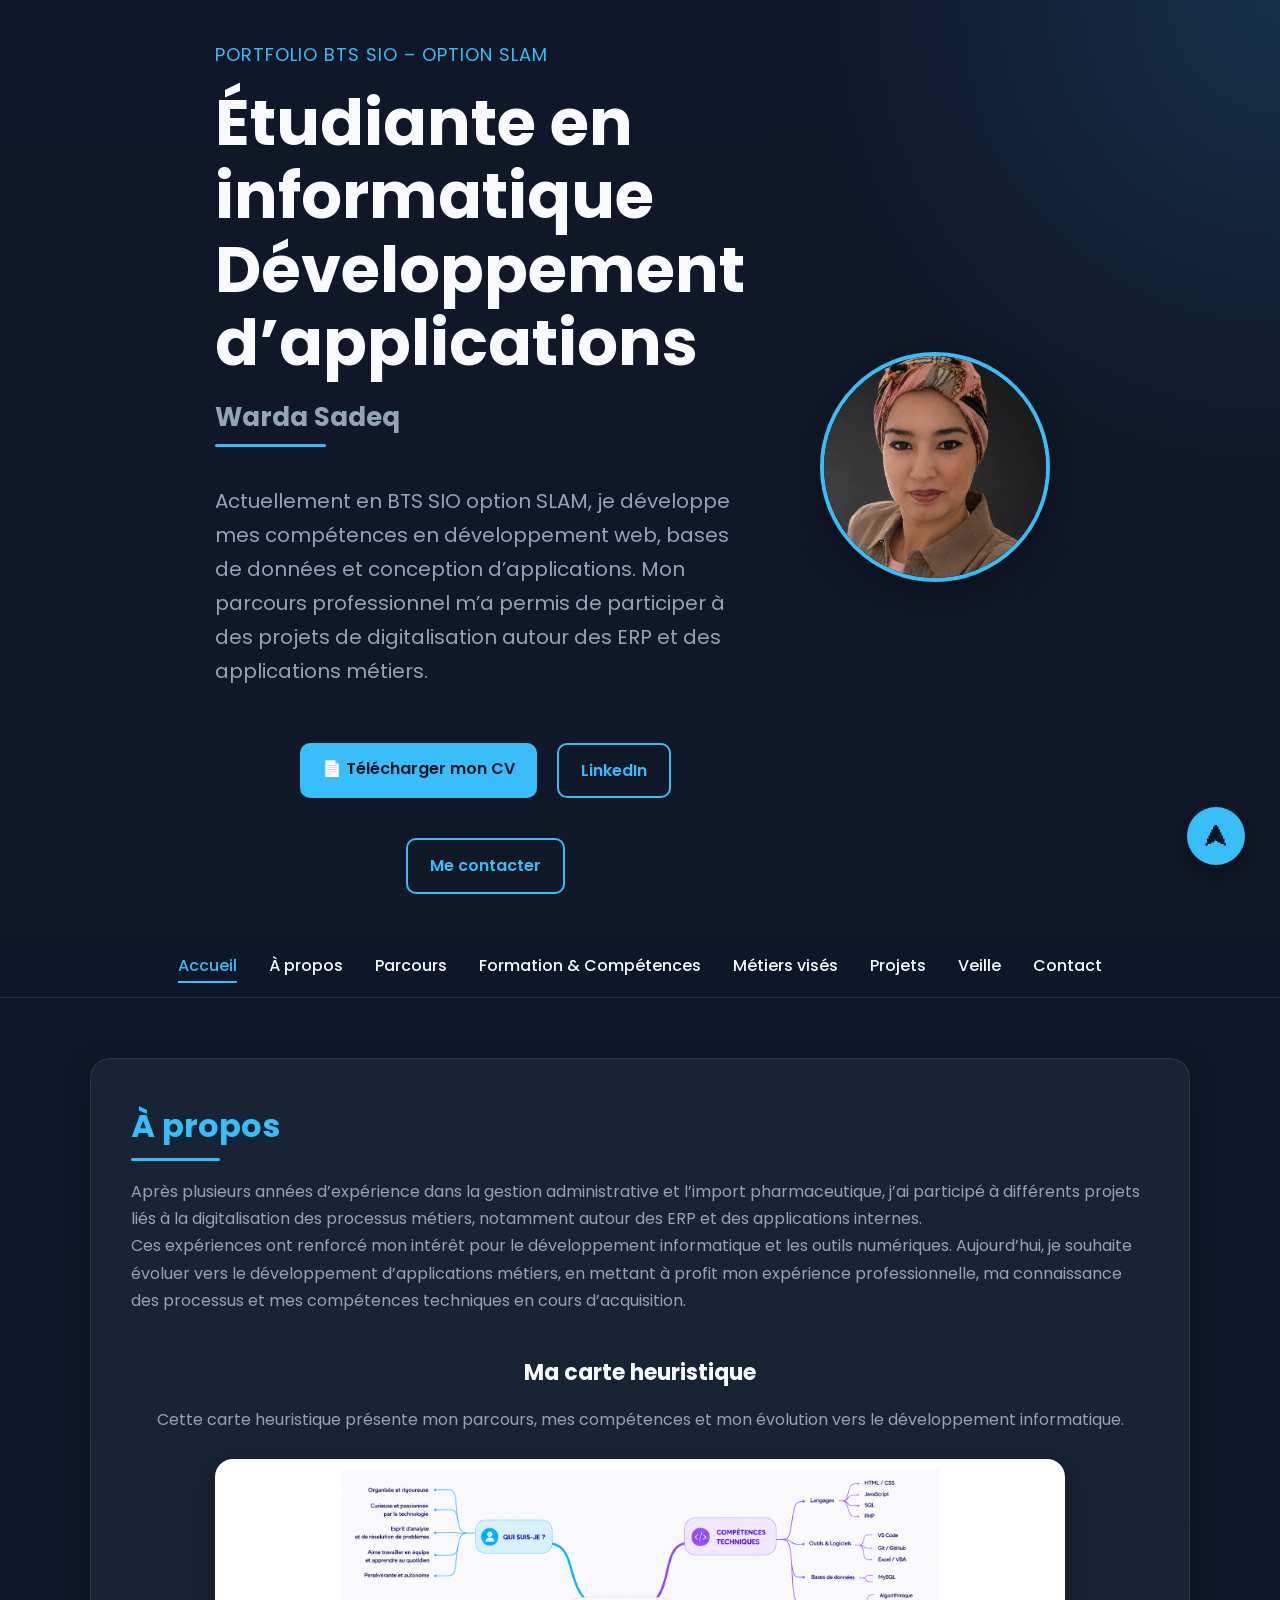
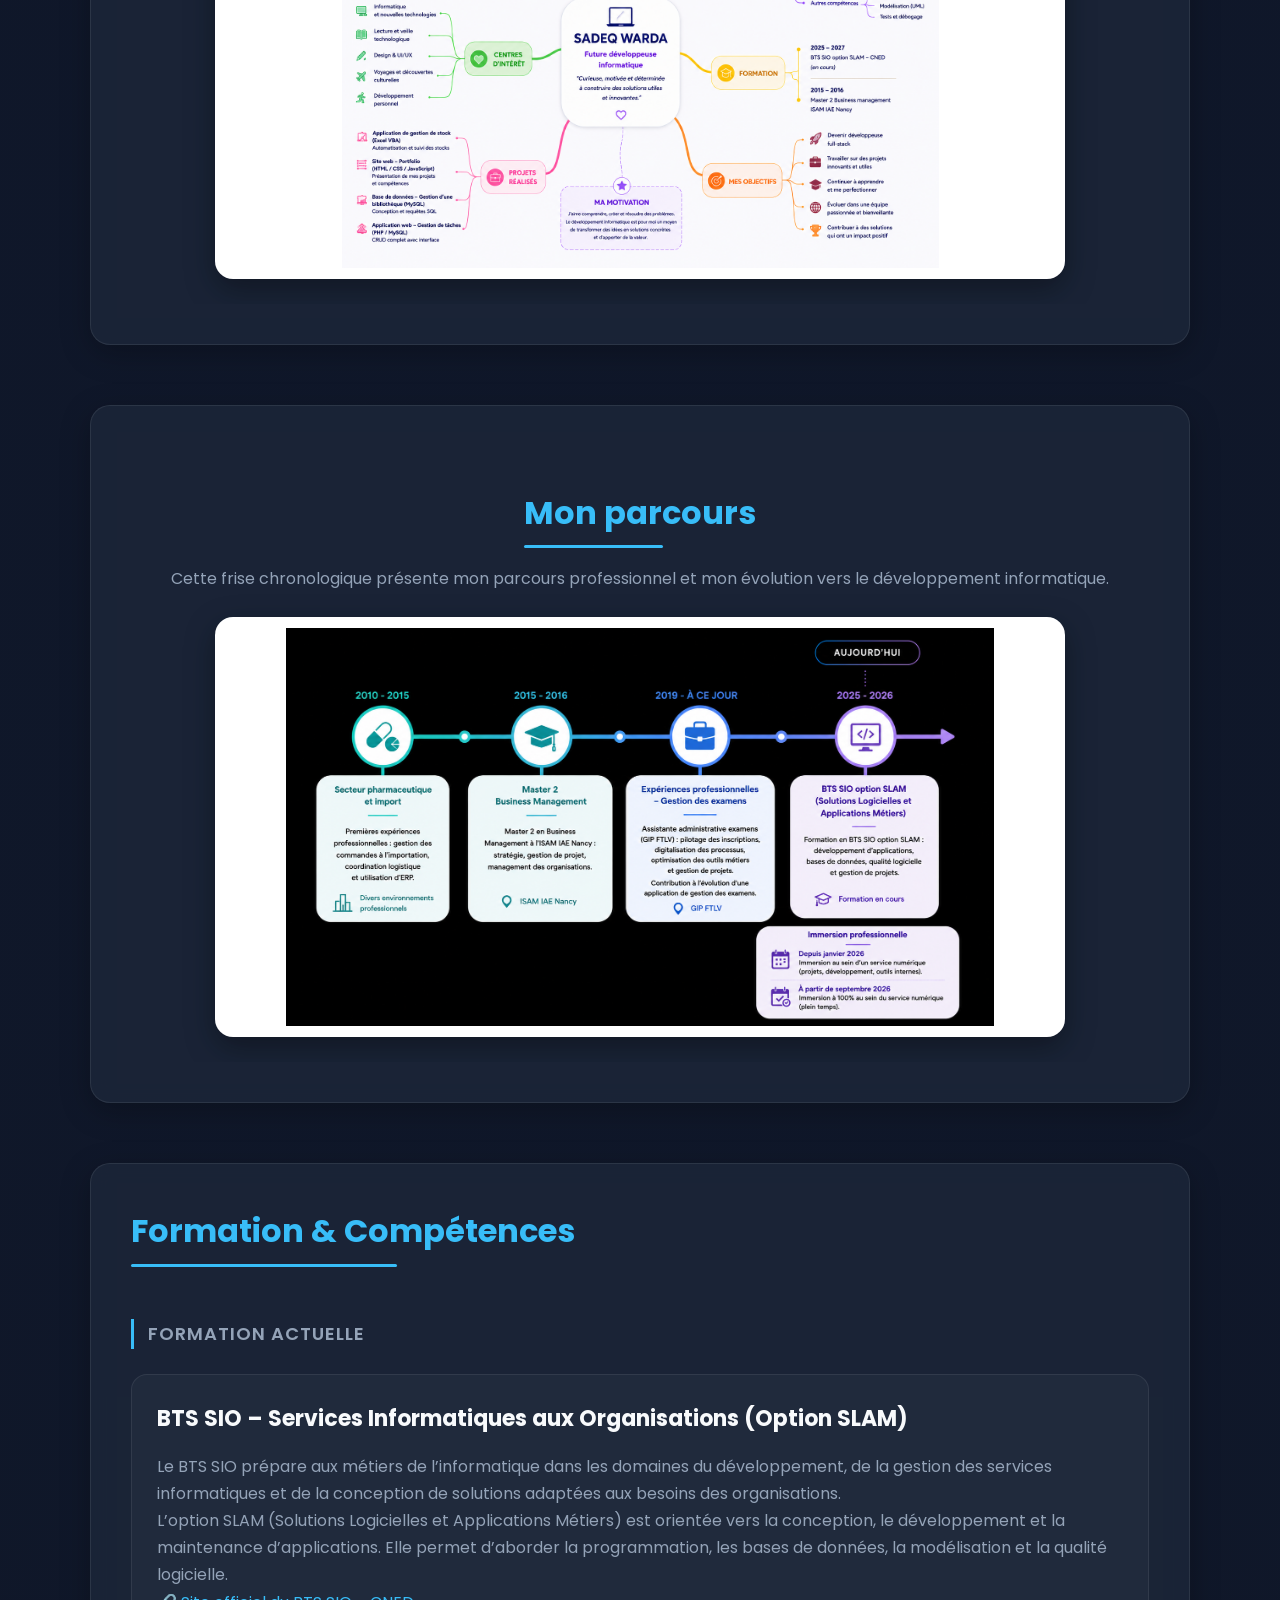
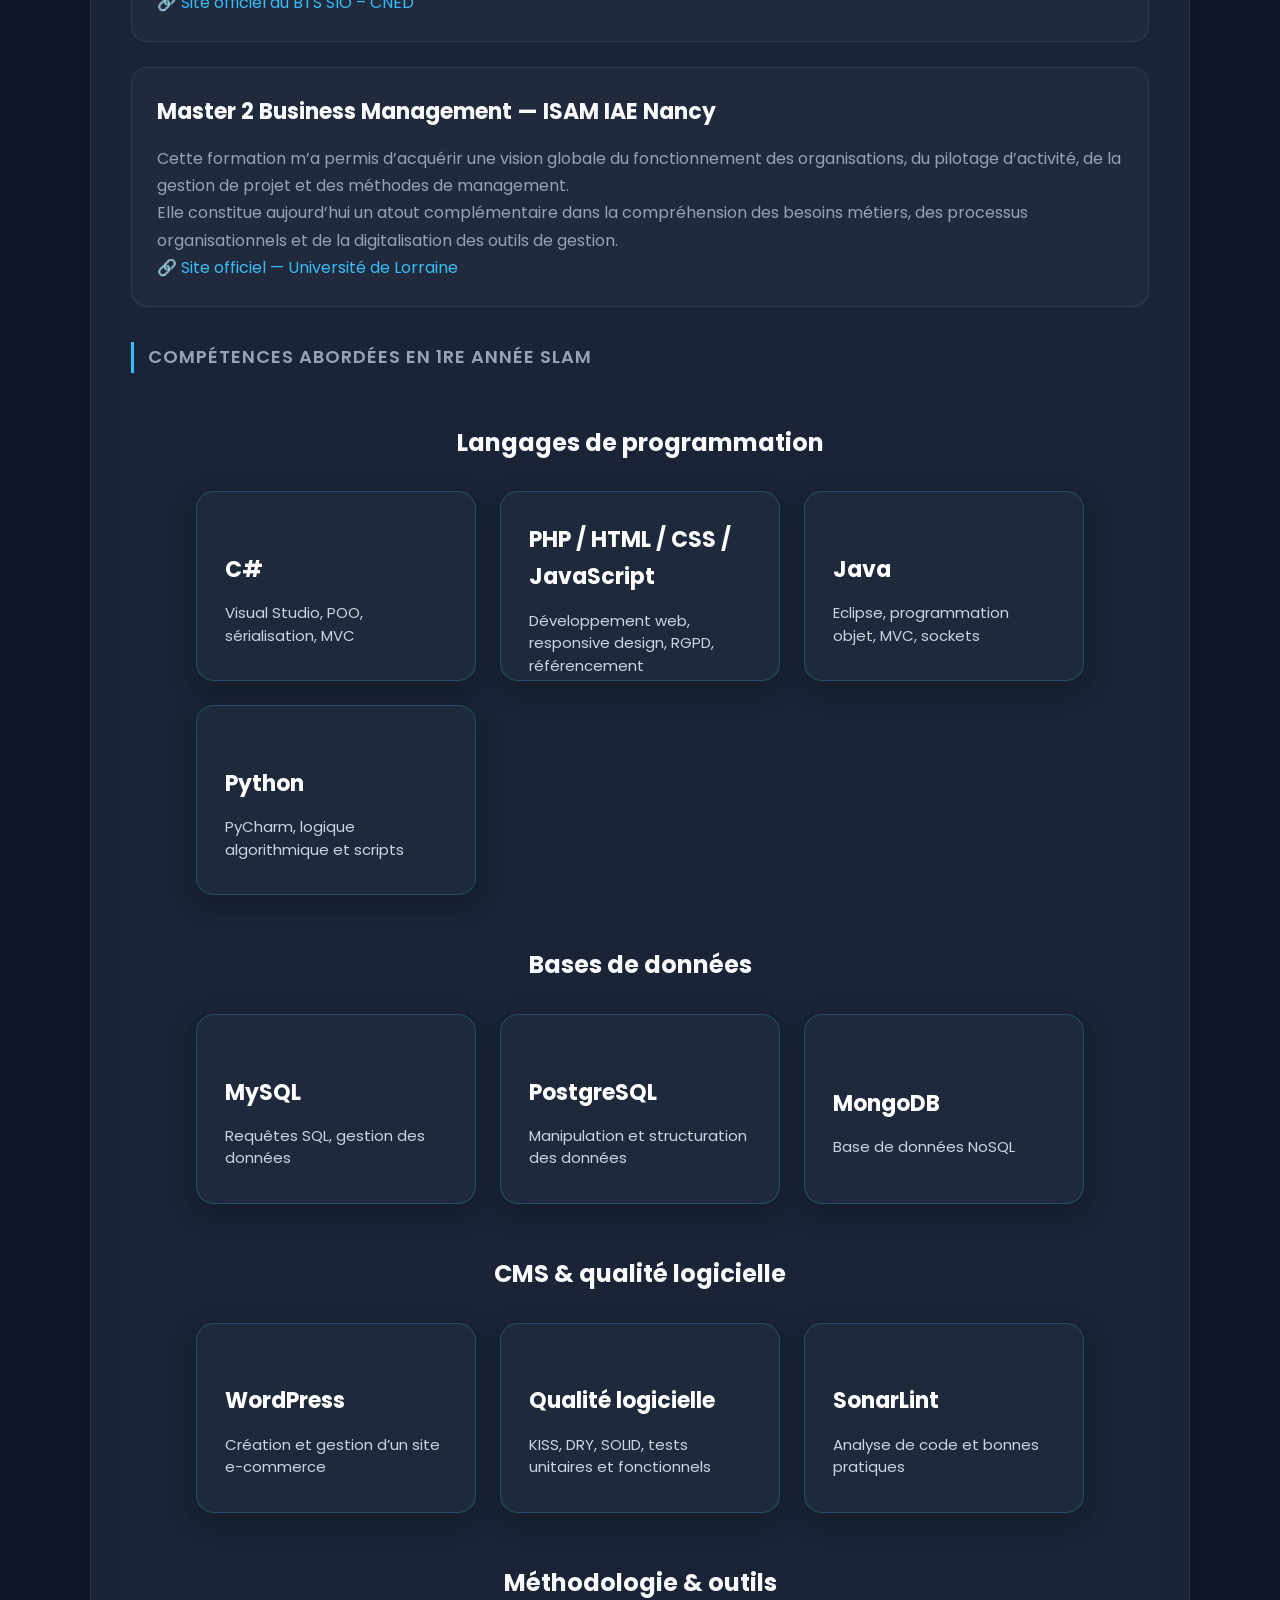
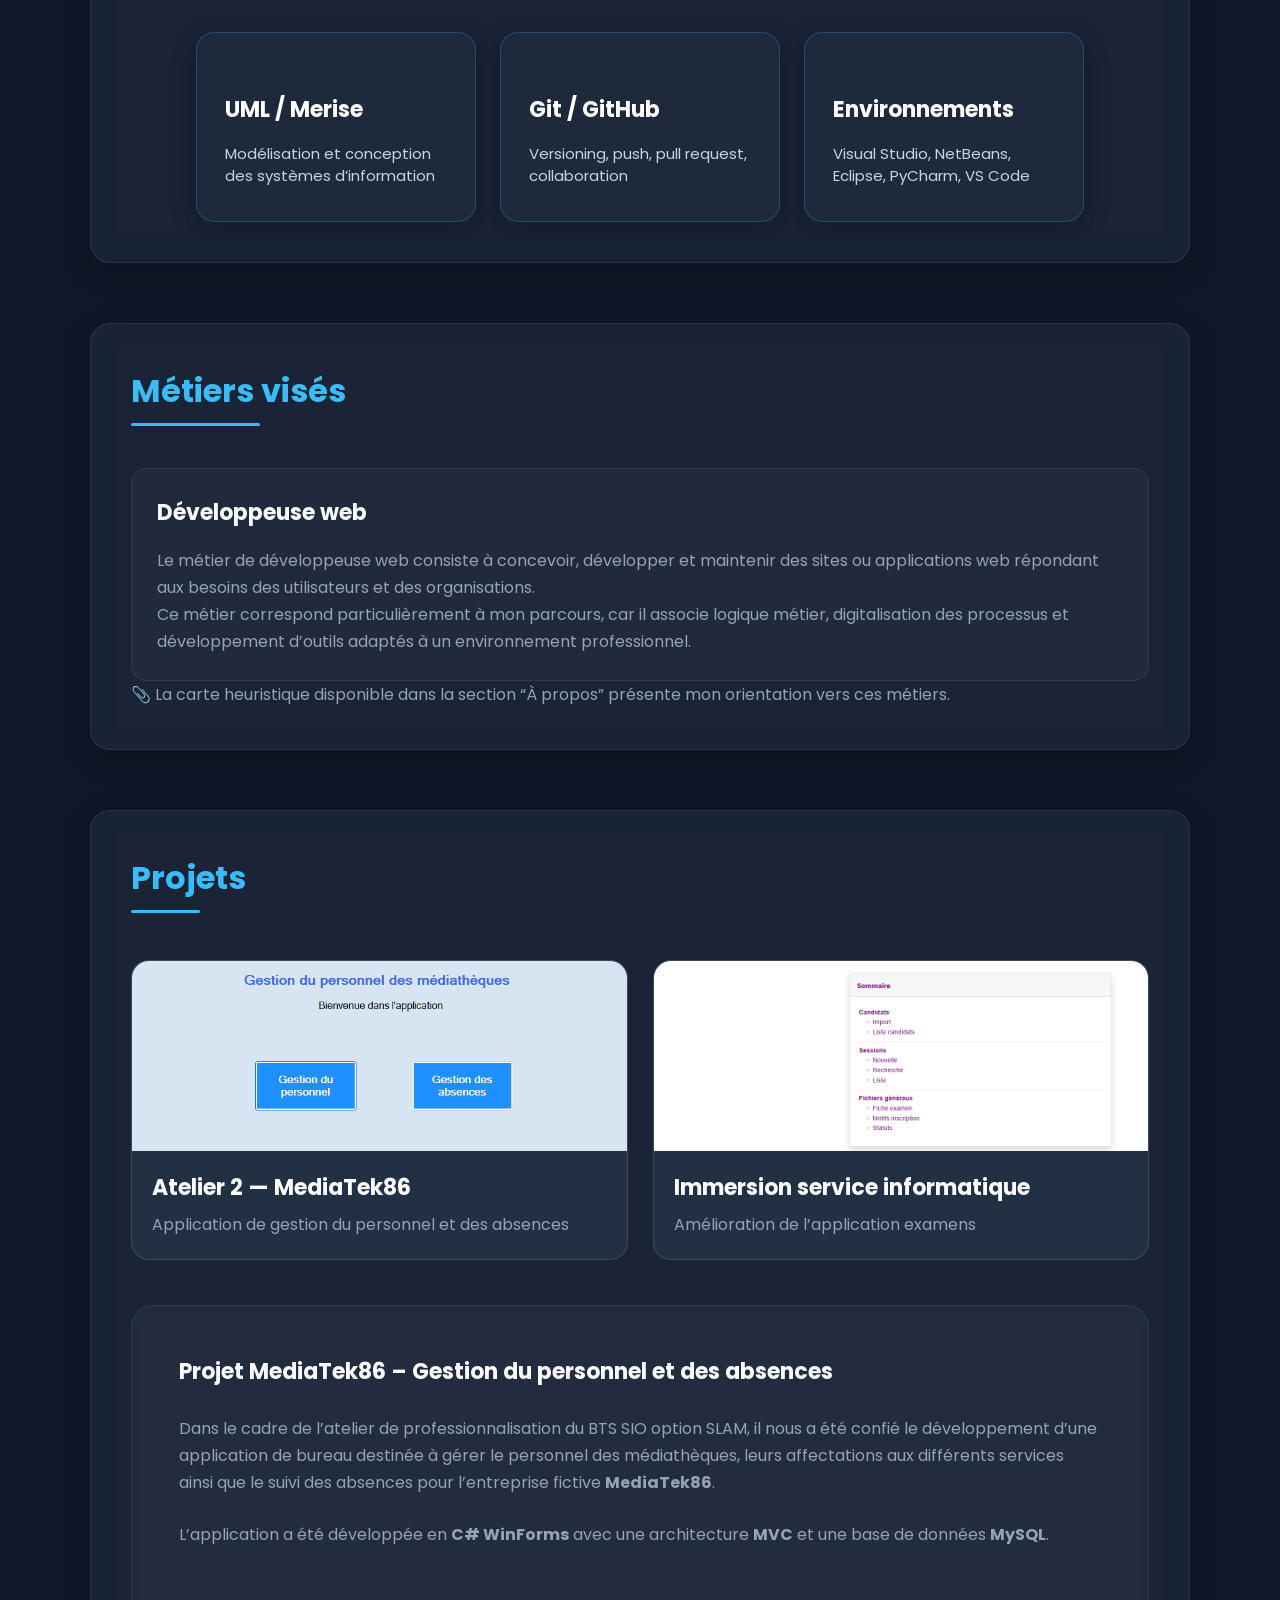
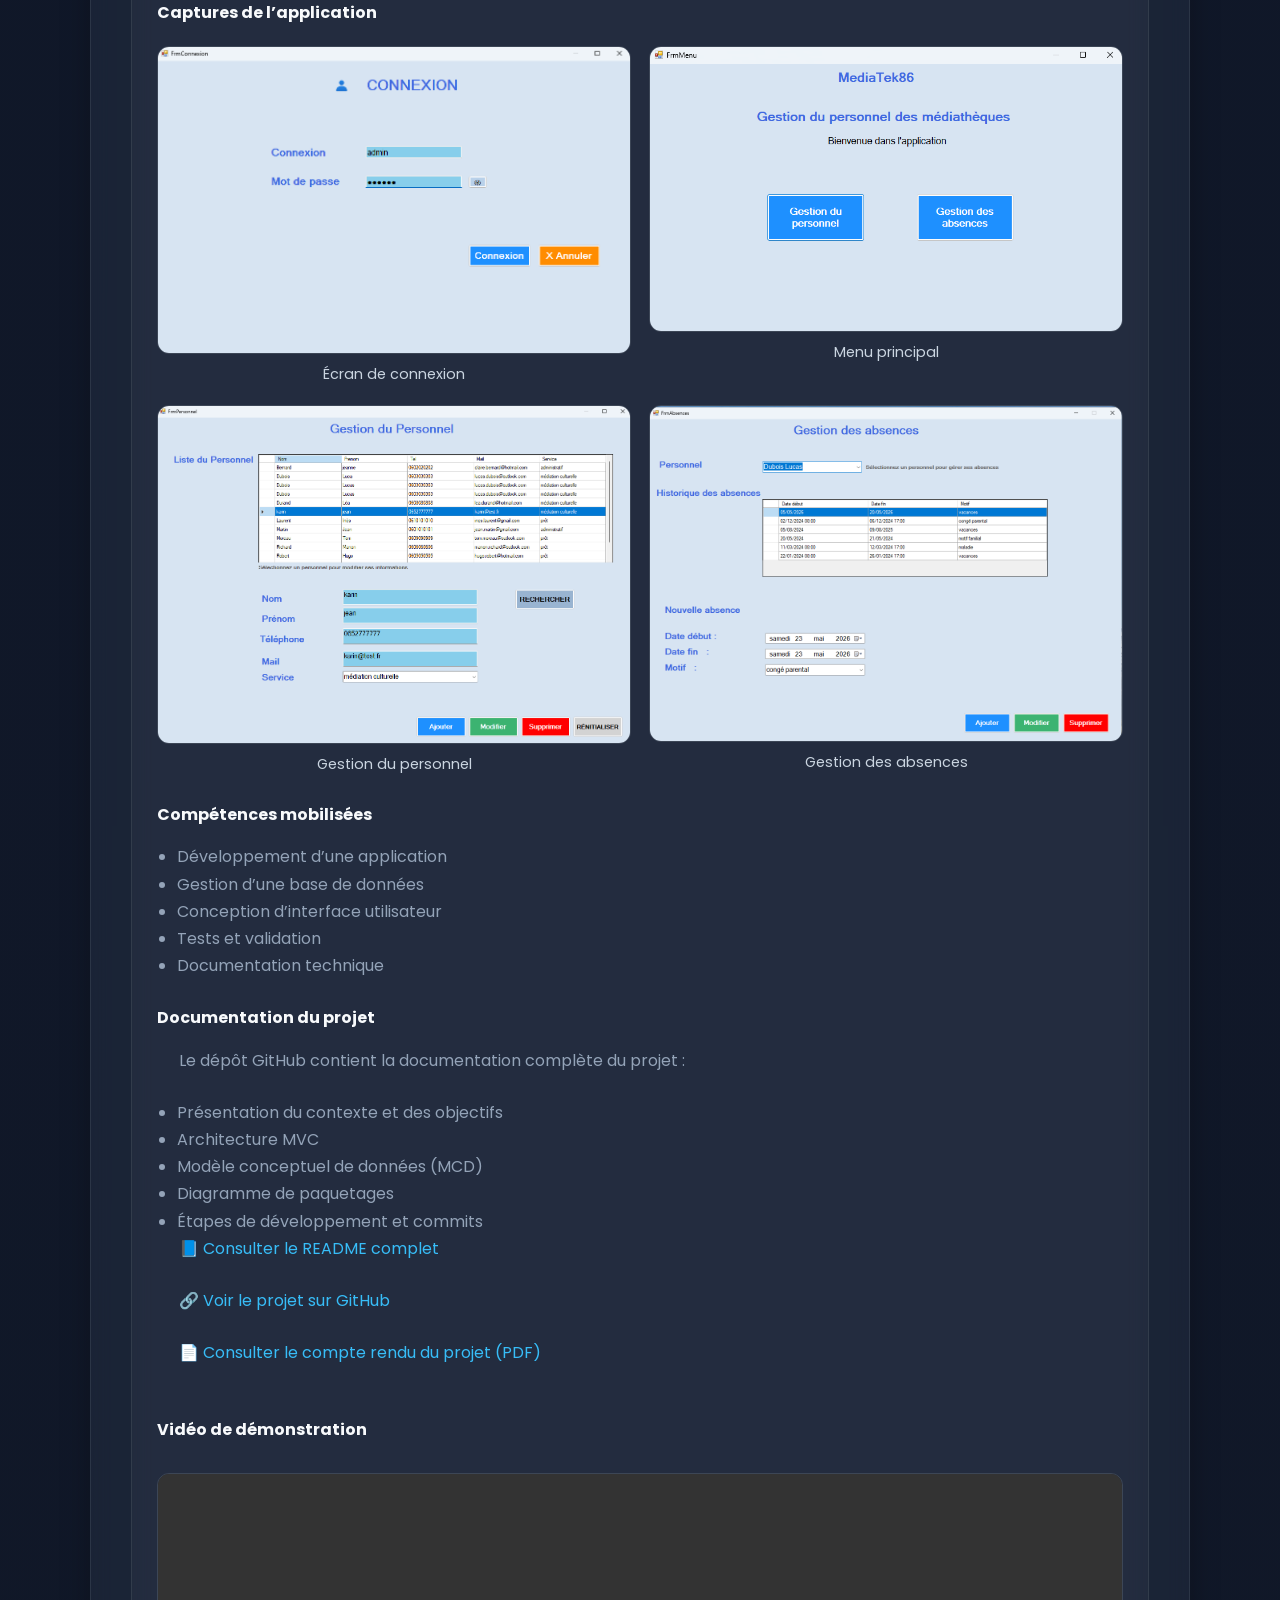
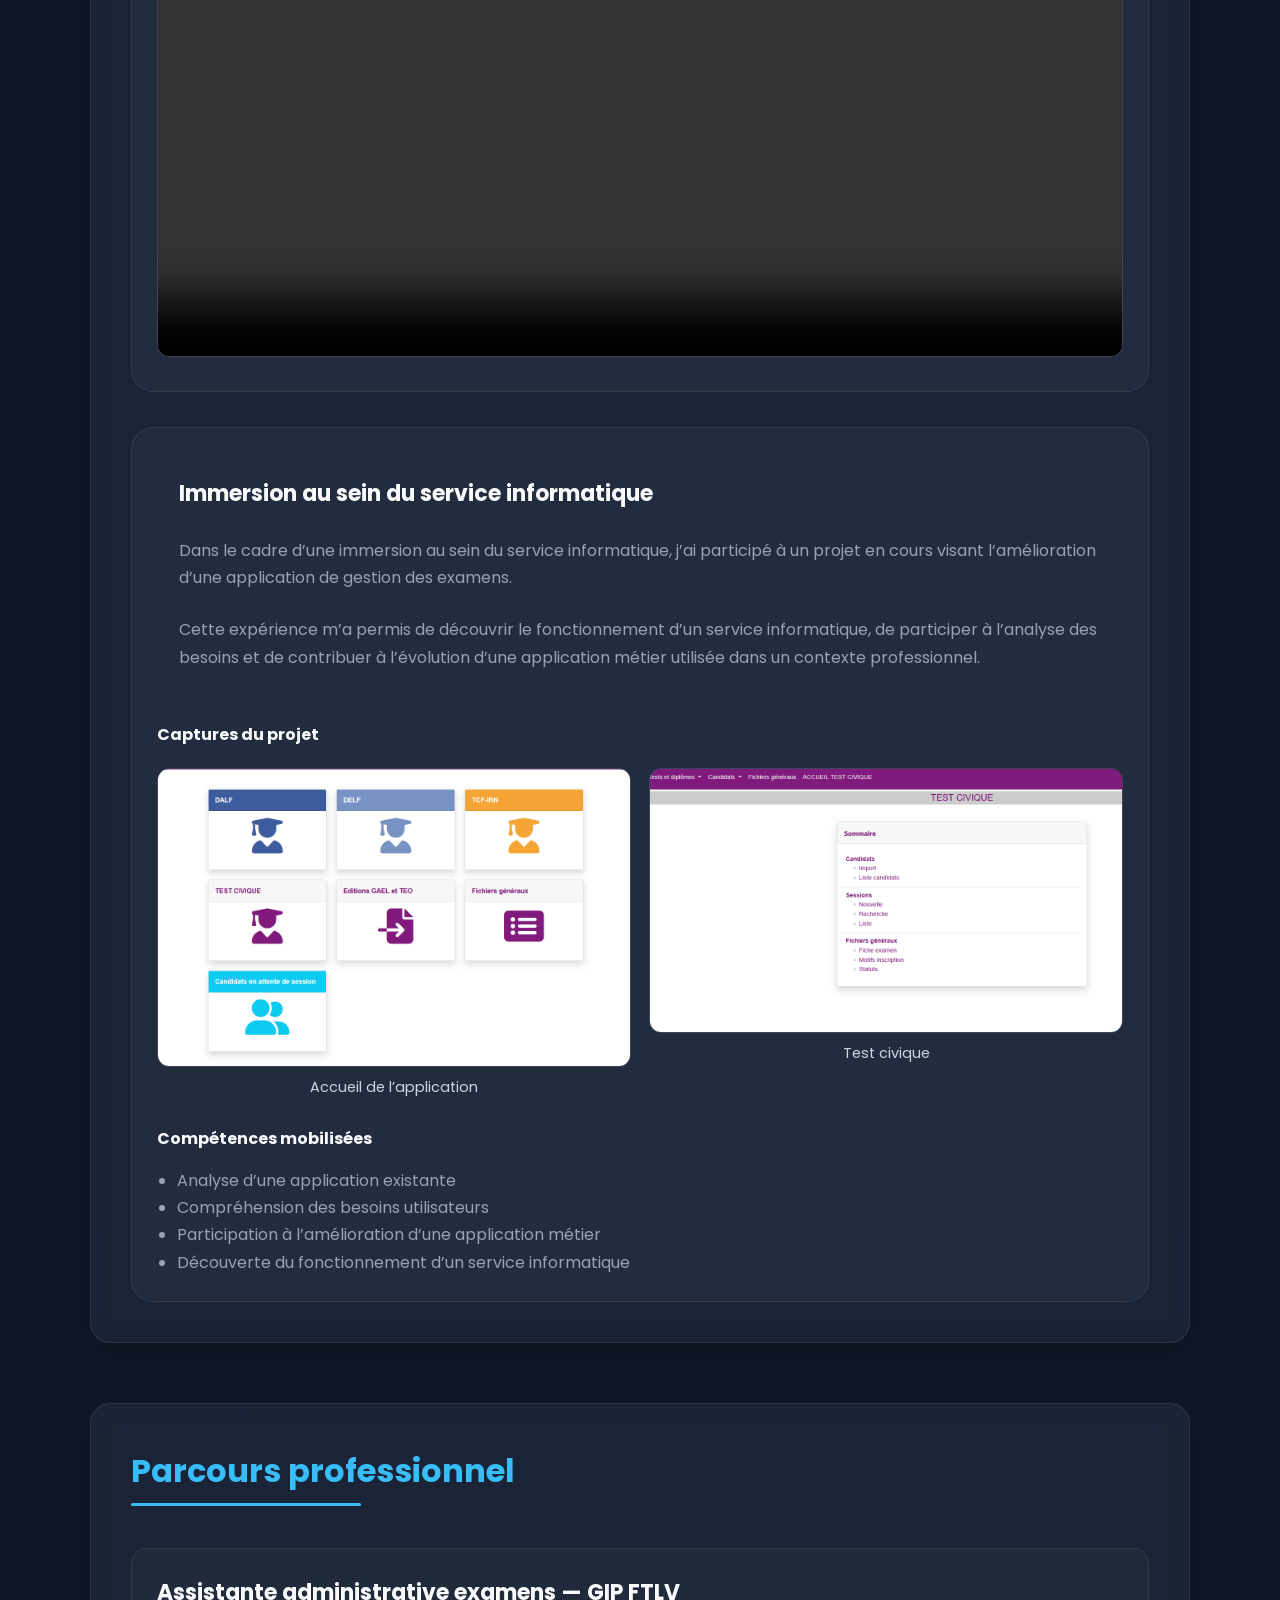
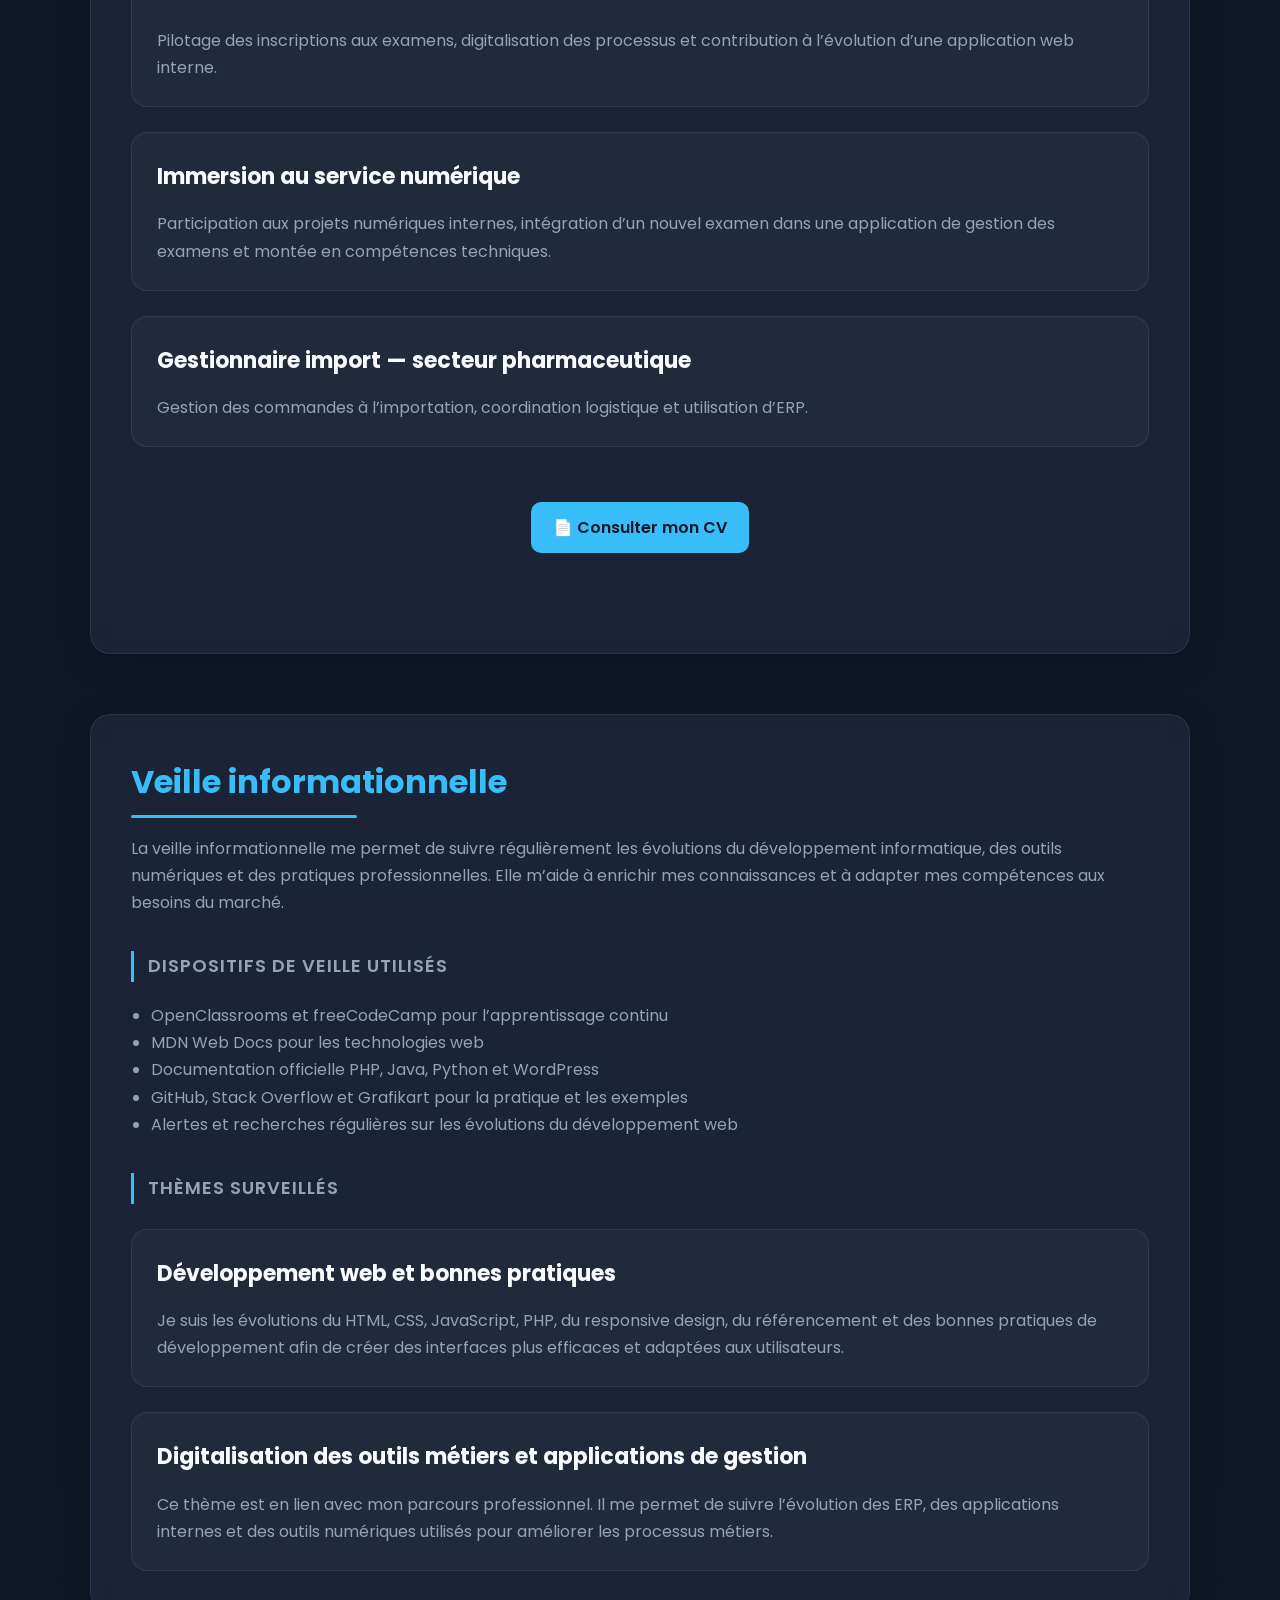
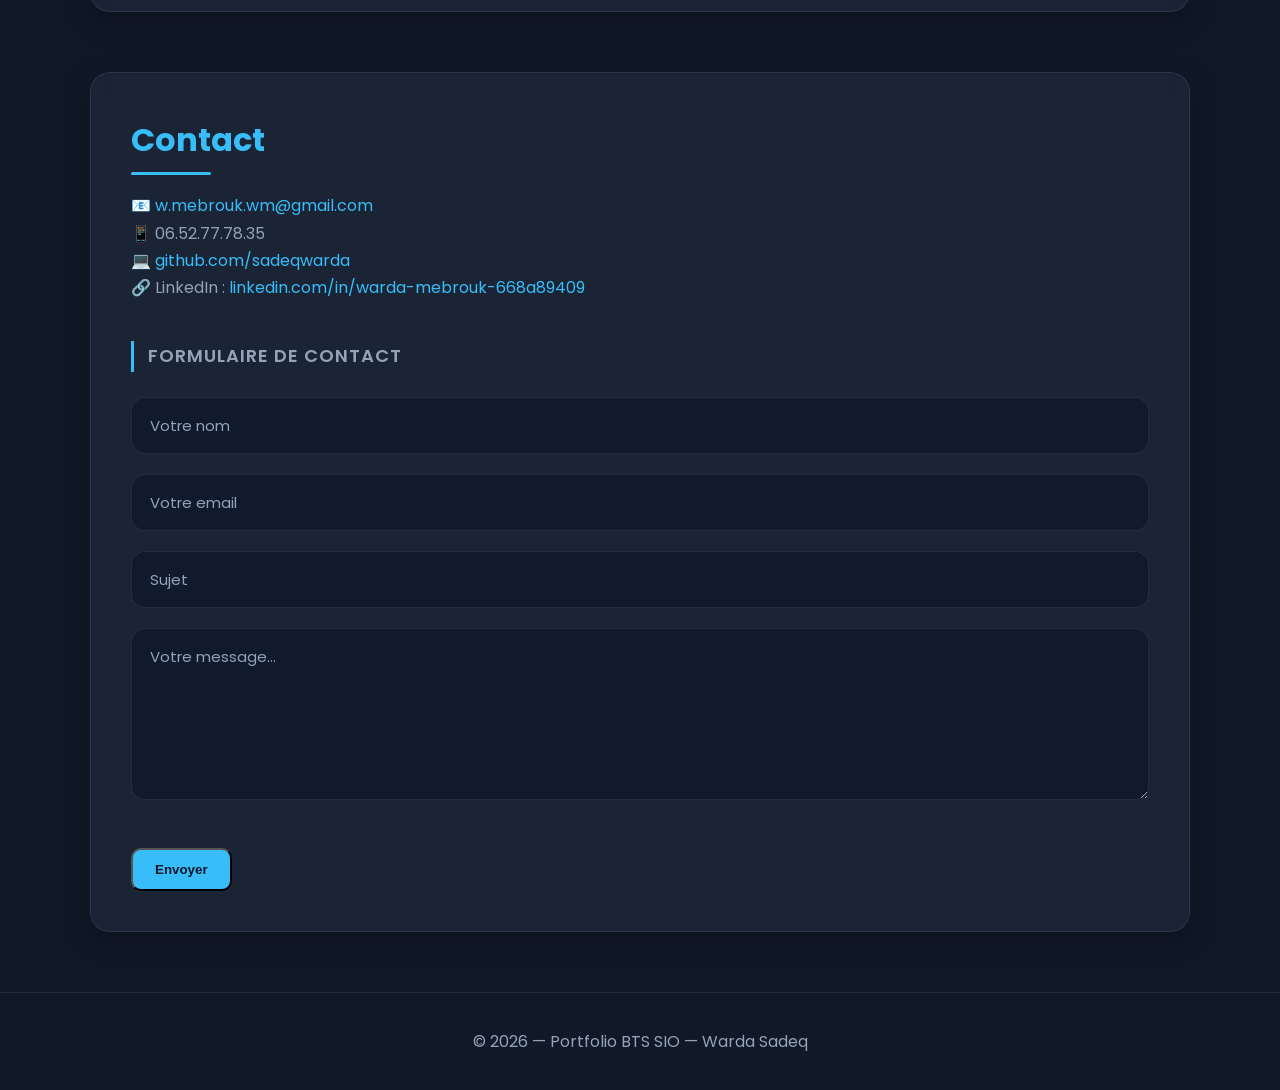
<file: index.html>
<!DOCTYPE html>
<html lang="fr">

<head>
    <meta charset="UTF-8">
    <meta name="viewport" content="width=device-width, initial-scale=1.0">
    <title>Portfolio - Warda SADEQ</title>

    <link rel="stylesheet" href="style.css">

    <link rel="preconnect" href="https://fonts.googleapis.com">
    <link rel="preconnect" href="https://fonts.gstatic.com" crossorigin>
    <link href="https://fonts.googleapis.com/css2?family=Poppins:wght@300;400;500;600;700&display=swap" rel="stylesheet">
</head>

<body>

<header id="accueil">

    <div class="hero-content hero-layout">

        <div class="hero-text-zone">

            <p class="hero-subtitle">Portfolio BTS SIO – option SLAM</p>

            <h1>
                Étudiante en informatique<br>
                Développement d’applications
            </h1>

            <h2 class="hero-name">Warda Sadeq</h2>

            <p class="hero-text">
                Actuellement en BTS SIO option SLAM, je développe mes compétences
                en développement web, bases de données et conception d’applications.
                Mon parcours professionnel m’a permis de participer à des projets
                de digitalisation autour des ERP et des applications métiers.
            </p>

            <div class="hero-buttons">
                <a href="./CV_SADEQ_WARDA .pdf" class="btn" target="_blank" download>
                    📄 Télécharger mon CV
                </a>

                <a href="https://www.linkedin.com/in/warda-mebrouk-668a89409" class="btn btn-outline" target="_blank">
                    LinkedIn
                </a>

                <a href="#contact" class="btn btn-outline">
                    Me contacter
                </a>
            </div>

        </div>

        <div class="hero-photo-zone">
            <img src="photo-warda.jpg" alt="Photo de Warda Sadeq" class="hero-photo">
        </div>

    </div>

</header>

<nav>
    <a href="#accueil">Accueil</a>
    <a href="#apropos">À propos</a>
    <a href="#parcours">Parcours</a>
    <a href="#formation-competences">Formation & Compétences</a>
    <a href="#metiers">Métiers visés</a>
    <a href="#projets">Projets</a>
    <a href="#veille">Veille</a>
    <a href="#contact">Contact</a>
</nav>

<section id="apropos">

    <h2>À propos</h2>

    <p>
        Après plusieurs années d’expérience dans la gestion administrative
        et l’import pharmaceutique, j’ai participé à différents projets liés
        à la digitalisation des processus métiers, notamment autour des ERP
        et des applications internes.
    </p>

    <p>
        Ces expériences ont renforcé mon intérêt pour le développement informatique
        et les outils numériques. Aujourd’hui, je souhaite évoluer vers le développement
        d’applications métiers, en mettant à profit mon expérience professionnelle,
        ma connaissance des processus et mes compétences techniques en cours d’acquisition.
    </p>

    <div class="mindmap-container">
        <h3>Ma carte heuristique</h3>

        <p>
            Cette carte heuristique présente mon parcours, mes compétences
            et mon évolution vers le développement informatique.
        </p>

        <img
            src="ma_carte_heuristique.png"
            alt="Carte heuristique"
            class="mindmap-img"
            id="mindmapImage">
    </div>

</section>

<div id="imageModal" class="image-modal">
    <span class="close-modal">&times;</span>
    <img class="modal-content" id="zoomedImg">
</div>

<section id="parcours">

    <div class="mindmap-container">

        <h2>Mon parcours</h2>

        <p>
            Cette frise chronologique présente mon parcours
            professionnel et mon évolution vers le développement informatique.
        </p>

        <img
            src="parcours_warda.jpg"
            alt="Parcours de Warda Sadeq"
            class="mindmap-img"
            id="parcoursImage">

    </div>

</section>

<section id="formation-competences">

    <h2>Formation & Compétences</h2>

    <h3 class="section-subtitle">Formation actuelle</h3>

    <article class="formation-card">

        <h3>BTS SIO – Services Informatiques aux Organisations (Option SLAM)</h3>

        <p>
            Le BTS SIO prépare aux métiers de l’informatique dans les domaines
            du développement, de la gestion des services informatiques et de la
            conception de solutions adaptées aux besoins des organisations.
        </p>

        <p>
            L’option SLAM (Solutions Logicielles et Applications Métiers)
            est orientée vers la conception, le développement et la maintenance
            d’applications. Elle permet d’aborder la programmation, les bases de données,
            la modélisation et la qualité logicielle.
        </p>

        <p>
            🔗
            <a href="https://www.cned.fr/bts/bts-services-informatiques-aux-organisations-sio" target="_blank">
                Site officiel du BTS SIO – CNED
            </a>
        </p>

    </article>

    <article class="formation-card">

        <h3>Master 2 Business Management — ISAM IAE Nancy</h3>

        <p>
            Cette formation m’a permis d’acquérir une vision globale du fonctionnement
            des organisations, du pilotage d’activité, de la gestion de projet
            et des méthodes de management.
        </p>

        <p>
            Elle constitue aujourd’hui un atout complémentaire dans la compréhension
            des besoins métiers, des processus organisationnels et de la digitalisation
            des outils de gestion.
        </p>

        <p>
            🔗
            <a href="https://formations.univ-lorraine.fr/fr/diplomes-et-formations/bac4-bac5/master/2677-master-management-et-administration-des-entreprises-pt-administration-des-entreprises.html" target="_blank">
                Site officiel — Université de Lorraine
            </a>
        </p>

    </article>

    <div class="technical-skills">

        <h3 class="section-subtitle">Compétences abordées en 1re année SLAM</h3>

        <div class="skills-category">
            <h3>Langages de programmation</h3>

            <div class="skills-grid">
                <div class="skill-card">
                    <h4>C#</h4>
                    <p>Visual Studio, POO, sérialisation, MVC</p>
                </div>

                <div class="skill-card">
                    <h4>PHP / HTML / CSS / JavaScript</h4>
                    <p>Développement web, responsive design, RGPD, référencement</p>
                </div>

                <div class="skill-card">
                    <h4>Java</h4>
                    <p>Eclipse, programmation objet, MVC, sockets</p>
                </div>

                <div class="skill-card">
                    <h4>Python</h4>
                    <p>PyCharm, logique algorithmique et scripts</p>
                </div>
            </div>
        </div>

        <div class="skills-category">
            <h3>Bases de données</h3>

            <div class="skills-grid">
                <div class="skill-card">
                    <h4>MySQL</h4>
                    <p>Requêtes SQL, gestion des données</p>
                </div>

                <div class="skill-card">
                    <h4>PostgreSQL</h4>
                    <p>Manipulation et structuration des données</p>
                </div>

                <div class="skill-card">
                    <h4>MongoDB</h4>
                    <p>Base de données NoSQL</p>
                </div>
            </div>
        </div>

        <div class="skills-category">
            <h3>CMS & qualité logicielle</h3>

            <div class="skills-grid">
                <div class="skill-card">
                    <h4>WordPress</h4>
                    <p>Création et gestion d’un site e-commerce</p>
                </div>

                <div class="skill-card">
                    <h4>Qualité logicielle</h4>
                    <p>KISS, DRY, SOLID, tests unitaires et fonctionnels</p>
                </div>

                <div class="skill-card">
                    <h4>SonarLint</h4>
                    <p>Analyse de code et bonnes pratiques</p>
                </div>
            </div>
        </div>

        <div class="skills-category">
            <h3>Méthodologie & outils</h3>

            <div class="skills-grid">
                <div class="skill-card">
                    <h4>UML / Merise</h4>
                    <p>Modélisation et conception des systèmes d’information</p>
                </div>

                <div class="skill-card">
                    <h4>Git / GitHub</h4>
                    <p>Versioning, push, pull request, collaboration</p>
                </div>

                <div class="skill-card">
                    <h4>Environnements</h4>
                    <p>Visual Studio, NetBeans, Eclipse, PyCharm, VS Code</p>
                </div>
            </div>
        </div>

    </div>

</section>

<section id="metiers">

    <h2>Métiers visés</h2>

    <article>
        <h3>Développeuse web</h3>
        <p>
            Le métier de développeuse web consiste à concevoir, développer
            et maintenir des sites ou applications web répondant aux besoins
            des utilisateurs et des organisations.
        </p>
        <p>
            Ce métier correspond particulièrement à mon parcours, car il associe
            logique métier, digitalisation des processus et développement d’outils
            adaptés à un environnement professionnel.
        </p>
    </article>


    <p>
        📎 La carte heuristique disponible dans la section “À propos”
        présente mon orientation vers ces métiers.
    </p>

</section>

<section id="projets">

    <h2>Projets</h2>

    <div class="projects-grid">

        <a href="#mediatek86" class="project-thumbnail">
            <img src="menu.png" alt="Projet MediaTek86">
            <h3>Atelier 2 — MediaTek86</h3>
            <p>Application de gestion du personnel et des absences</p>
        </a>

        <a href="#immersion" class="project-thumbnail">
            <img src="test_civique.png" alt="Projet immersion service informatique">
            <h3>Immersion service informatique</h3>
            <p>Amélioration de l’application examens</p>
        </a>

    </div>

    <article class="project-card" id="mediatek86">

        <h3>Projet MediaTek86 – Gestion du personnel et des absences</h3>

        <p>
            Dans le cadre de l’atelier de professionnalisation du BTS SIO option SLAM,
            il nous a été confié le développement d’une application de bureau destinée
            à gérer le personnel des médiathèques, leurs affectations aux différents
            services ainsi que le suivi des absences pour l’entreprise fictive
            <strong>MediaTek86</strong>.
        </p>

        <p>
            L’application a été développée en <strong>C# WinForms</strong> avec une
            architecture <strong>MVC</strong> et une base de données <strong>MySQL</strong>.
        </p>

        <h4>Captures de l’application</h4>

        <div class="project-gallery">
            <figure>
                <img src="connexion.png" alt="Écran de connexion MediaTek86">
                <figcaption>Écran de connexion</figcaption>
            </figure>

            <figure>
                <img src="menu.png" alt="Menu principal MediaTek86">
                <figcaption>Menu principal</figcaption>
            </figure>

            <figure>
                <img src="personnel.png" alt="Gestion du personnel MediaTek86">
                <figcaption>Gestion du personnel</figcaption>
            </figure>

            <figure>
                <img src="absences.png" alt="Gestion des absences MediaTek86">
                <figcaption>Gestion des absences</figcaption>
            </figure>
        </div>

        <h4>Compétences mobilisées</h4>

        <ul>
            <li>Développement d’une application</li>
            <li>Gestion d’une base de données</li>
            <li>Conception d’interface utilisateur</li>
            <li>Tests et validation</li>
            <li>Documentation technique</li>
        </ul>
<h4>Documentation du projet</h4>

<p>
    Le dépôt GitHub contient la documentation complète du projet :
</p>

<ul>
    <li>Présentation du contexte et des objectifs</li>
    <li>Architecture MVC</li>
    <li>Modèle conceptuel de données (MCD)</li>
    <li>Diagramme de paquetages</li>
    <li>Étapes de développement et commits</li>
    
</ul>

<p>
    📘
    <a href="https://github.com/sadeqwarda/MediaTek86#readme" target="_blank">
        Consulter le README complet
    </a>
</p>
        <p>
            🔗
            <a href="https://github.com/sadeqwarda/MediaTek86" target="_blank">
                Voir le projet sur GitHub
            </a>
        </p>
        <p>
    📄
    <a href="Compte_Rendu_Activite_MediaTek86.pdf" target="_blank">
        Consulter le compte rendu du projet (PDF)
    </a>
</p>

        <h4>Vidéo de démonstration</h4>

        <video controls>
            <source src="Mediatek86.mp4" type="video/mp4">
            Votre navigateur ne supporte pas la vidéo.
        </video>

    </article>

    <article class="project-card" id="immersion">

        <h3>Immersion au sein du service informatique</h3>

        <p>
            Dans le cadre d’une immersion au sein du service informatique, j’ai participé
            à un projet en cours visant l’amélioration d’une application de gestion
            des examens.
        </p>

        <p>
            Cette expérience m’a permis de découvrir le fonctionnement d’un service
            informatique, de participer à l’analyse des besoins et de contribuer
            à l’évolution d’une application métier utilisée dans un contexte professionnel.
        </p>

        <h4>Captures du projet</h4>

        <div class="project-gallery">
            <figure>
                <img src="accueil.png" alt="Accueil de l’application examens">
                <figcaption>Accueil de l’application</figcaption>
            </figure>

            <figure>
                <img src="test_civique.png" alt="Écran test civique">
                <figcaption>Test civique</figcaption>
            </figure>
        </div>

        <h4>Compétences mobilisées</h4>

        <ul>
            <li>Analyse d’une application existante</li>
            <li>Compréhension des besoins utilisateurs</li>
            <li>Participation à l’amélioration d’une application métier</li>
            <li>Découverte du fonctionnement d’un service informatique</li>
        </ul>

    </article>

</section>

<section id="experience">

    <h2>Parcours professionnel</h2>

    <article>
        <h3>Assistante administrative examens — GIP FTLV</h3>
        <p>
            Pilotage des inscriptions aux examens, digitalisation des processus
            et contribution à l’évolution d’une application web interne.
        </p>
    </article>

    <article>
        <h3>Immersion au service numérique</h3>
        <p>
            Participation aux projets numériques internes, intégration d’un nouvel examen
            dans une application de gestion des examens et montée en compétences techniques.
        </p>
    </article>

    <article>
        <h3>Gestionnaire import — secteur pharmaceutique</h3>
        <p>
            Gestion des commandes à l’importation, coordination logistique
            et utilisation d’ERP.
        </p>
    </article>

    <div class="cv-button-container">
        <a href="CV_SADEQ_WARDA .pdf" class="btn" target="_blank" download>
            📄 Consulter mon CV
        </a>
    </div>

</section>

<section id="veille">

    <h2>Veille informationnelle</h2>

    <p>
        La veille informationnelle me permet de suivre régulièrement les évolutions
        du développement informatique, des outils numériques et des pratiques professionnelles.
        Elle m’aide à enrichir mes connaissances et à adapter mes compétences aux besoins du marché.
    </p>

    <h3 class="section-subtitle">Dispositifs de veille utilisés</h3>

    <ul>
        <li>OpenClassrooms et freeCodeCamp pour l’apprentissage continu</li>
        <li>MDN Web Docs pour les technologies web</li>
        <li>Documentation officielle PHP, Java, Python et WordPress</li>
        <li>GitHub, Stack Overflow et Grafikart pour la pratique et les exemples</li>
        <li>Alertes et recherches régulières sur les évolutions du développement web</li>
    </ul>

    <h3 class="section-subtitle">Thèmes surveillés</h3>

    <article>
        <h3>Développement web et bonnes pratiques</h3>
        <p>
            Je suis les évolutions du HTML, CSS, JavaScript, PHP,
            du responsive design, du référencement et des bonnes pratiques
            de développement afin de créer des interfaces plus efficaces
            et adaptées aux utilisateurs.
        </p>
    </article>

    <article>
        <h3>Digitalisation des outils métiers et applications de gestion</h3>
        <p>
            Ce thème est en lien avec mon parcours professionnel.
            Il me permet de suivre l’évolution des ERP, des applications internes
            et des outils numériques utilisés pour améliorer les processus métiers.
        </p>
    </article>

</section>

<section id="contact">

    <h2>Contact</h2>

    <p>
        📧
        <a href="mailto:w.mebrouk.wm@gmail.com">
            w.mebrouk.wm@gmail.com
        </a>
    </p>

    <p>📱 06.52.77.78.35</p>

    <p>
        💻
        <a href="https://github.com/sadeqwarda" target="_blank">
            github.com/sadeqwarda
        </a>
    </p>

    <p>
        🔗 LinkedIn :
        <a href="https://www.linkedin.com/in/warda-mebrouk-668a89409" target="_blank">
            linkedin.com/in/warda-mebrouk-668a89409
        </a>
    </p>

    <div class="contact-form-container">

        <h3 class="section-subtitle">Formulaire de contact</h3>

        <form class="contact-form">

            <div class="form-group">
                <input type="text" placeholder="Votre nom" required>
            </div>

            <div class="form-group">
                <input type="email" placeholder="Votre email" required>
            </div>

            <div class="form-group">
                <input type="text" placeholder="Sujet">
            </div>

            <div class="form-group">
                <textarea rows="6" placeholder="Votre message..." required></textarea>
            </div>

            <button type="submit" class="btn">
                Envoyer
            </button>

        </form>

    </div>

</section>

<a href="#accueil" class="top-btn">⮝</a>

<footer>
    <p>© 2026 — Portfolio BTS SIO — Warda Sadeq</p>
</footer>

<script>
document.addEventListener("DOMContentLoaded", function () {

    const sections = document.querySelectorAll("header[id], section[id]");
    const navLinks = document.querySelectorAll("nav a[href^='#']");

    function activateNavLink() {
        let current = "";

        sections.forEach(section => {
            const sectionTop = section.offsetTop - 160;

            if (window.scrollY >= sectionTop) {
                current = section.getAttribute("id");
            }
        });

        navLinks.forEach(link => {
            link.classList.remove("active-link");

            if (link.getAttribute("href") === "#" + current) {
                link.classList.add("active-link");
            }
        });
    }

    window.addEventListener("scroll", activateNavLink);
    activateNavLink();

    const modal = document.getElementById("imageModal");
    const modalImg = document.getElementById("zoomedImg");
    const closeBtn = document.querySelector(".close-modal");
    const zoomImages = document.querySelectorAll(".mindmap-img, .project-gallery img, .project-thumbnail img");

    if (modal && modalImg && closeBtn) {

        zoomImages.forEach(img => {
            img.style.cursor = "zoom-in";

            img.addEventListener("click", function (e) {
                e.preventDefault();
                modal.style.display = "flex";
                modalImg.src = this.src;
            });
        });

        closeBtn.addEventListener("click", function () {
            modal.style.display = "none";
        });

        modal.addEventListener("click", function (e) {
            if (e.target === modal) {
                modal.style.display = "none";
            }
        });
    }

});
</script>

</body>
</html>
</file>
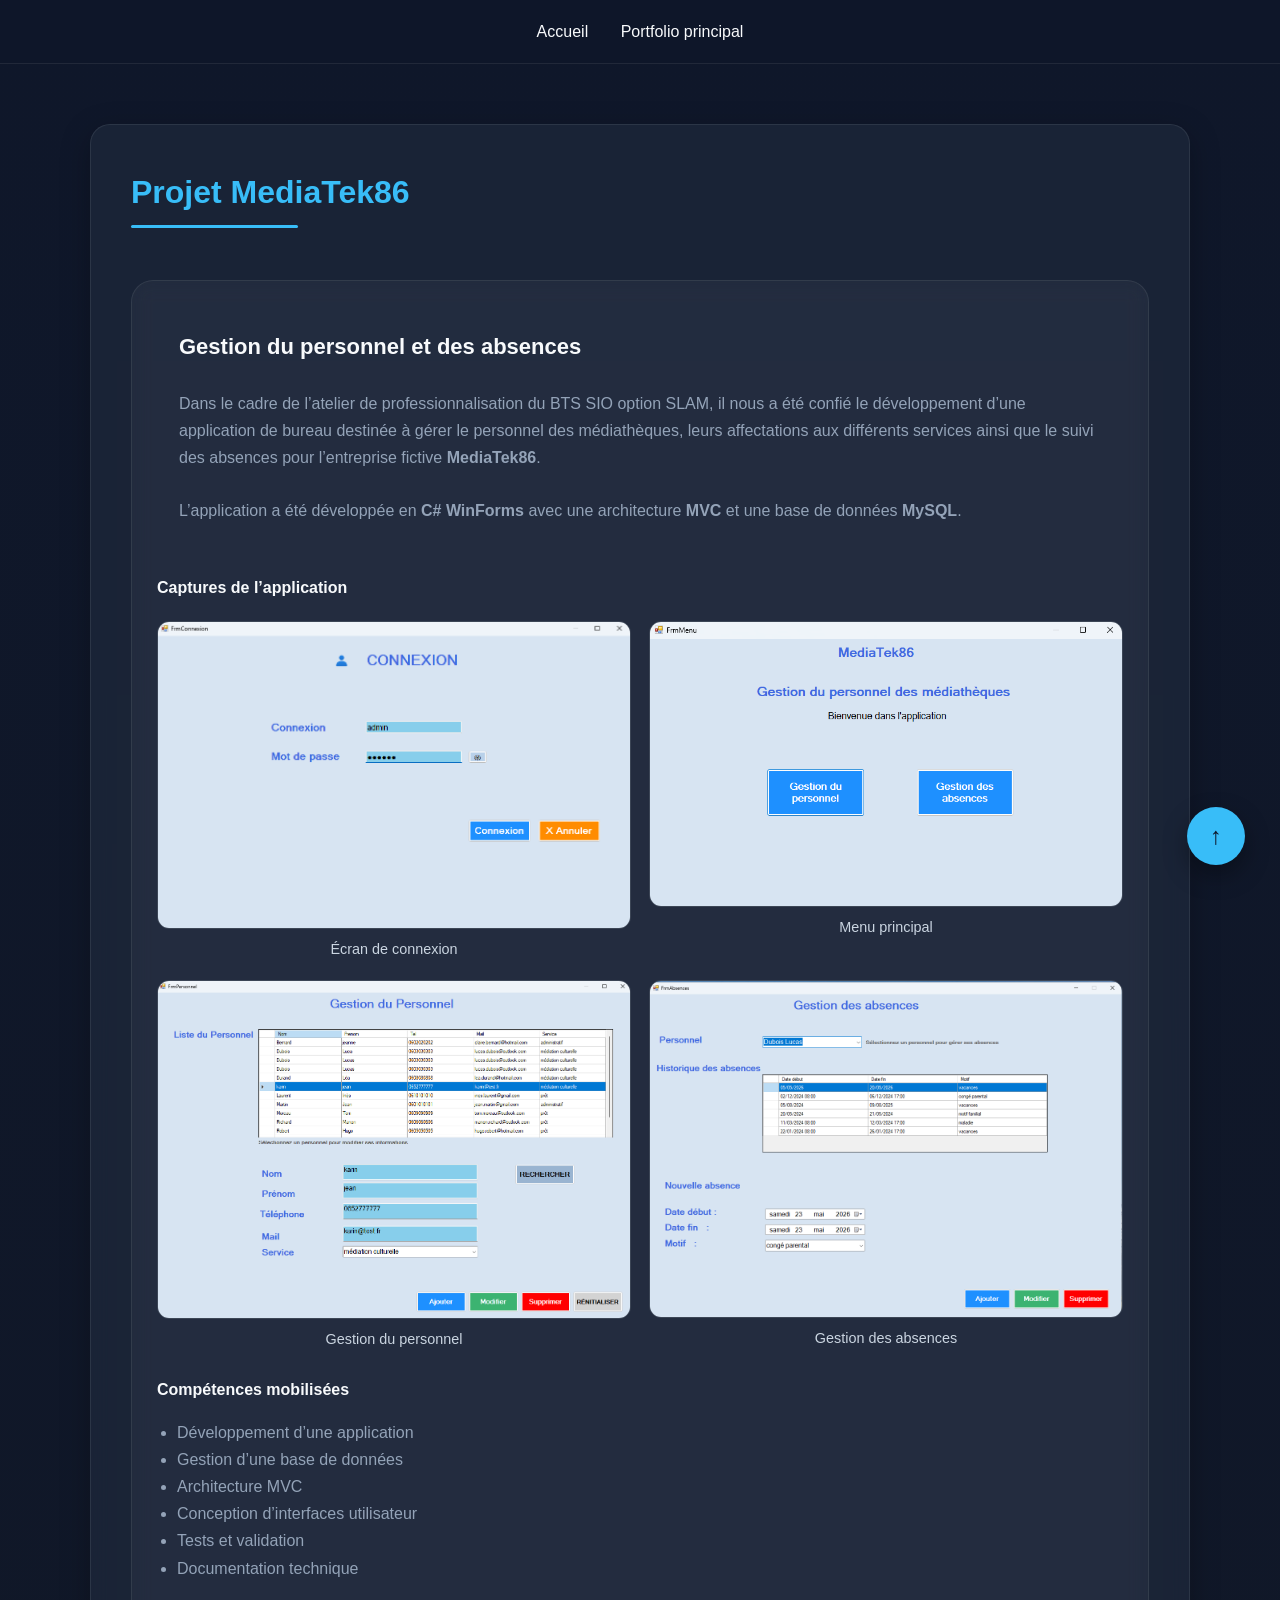
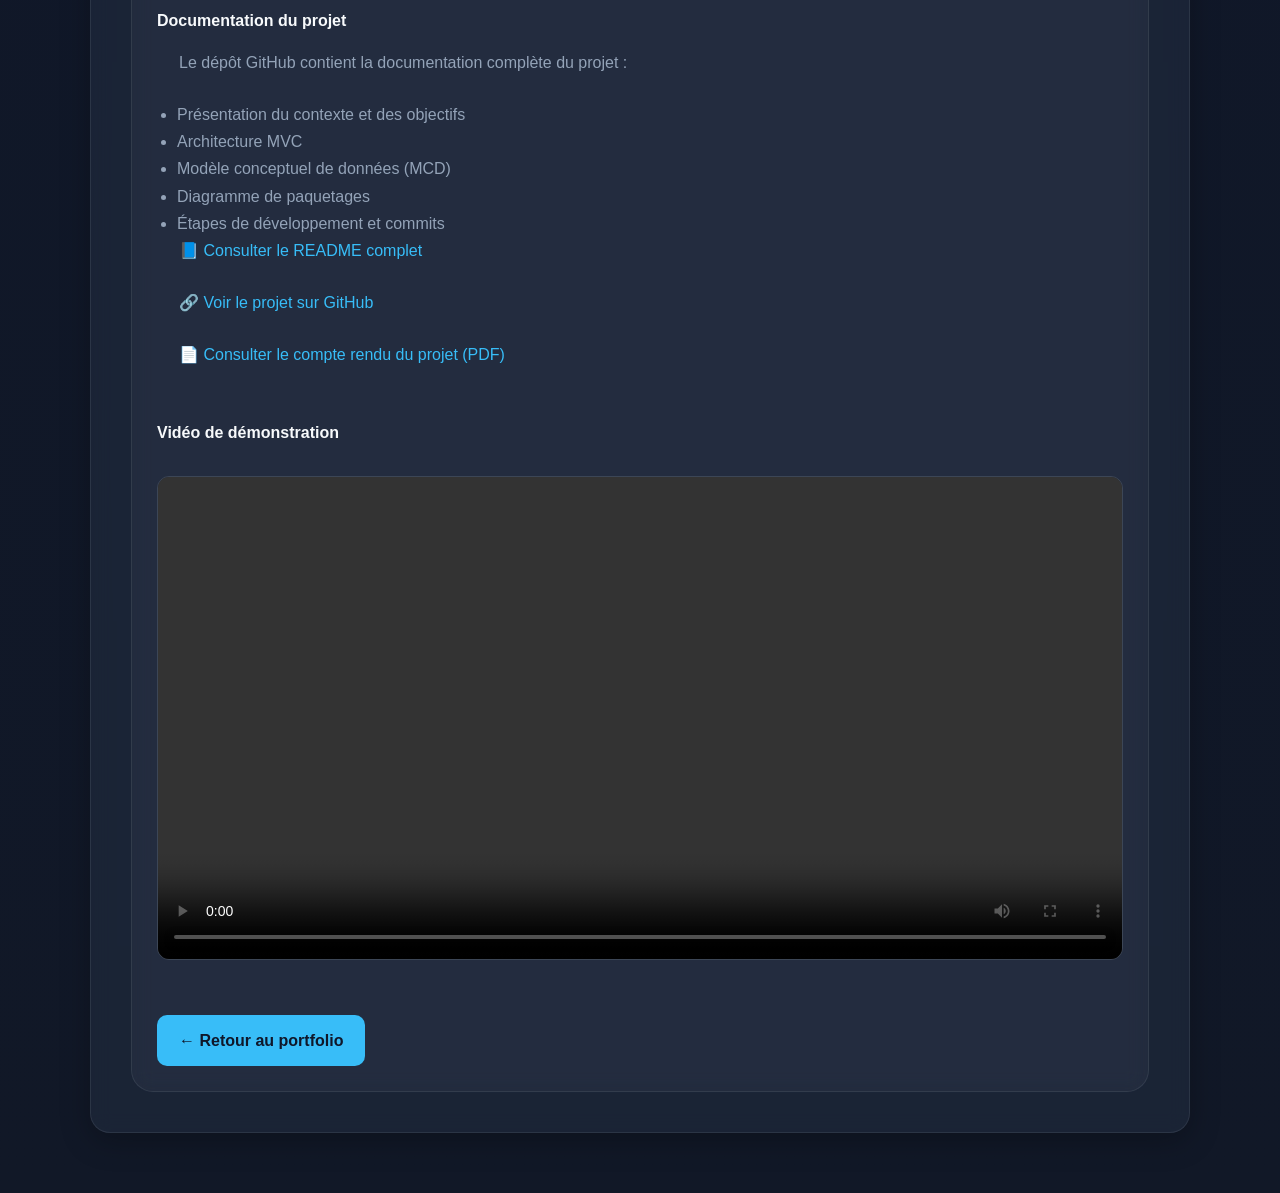
<file: mediatek86.html>
<!DOCTYPE html>
<html lang="fr">

<head>
    <meta charset="UTF-8">
    <meta name="viewport" content="width=device-width, initial-scale=1.0">

    <title>Projet MediaTek86</title>

    <link rel="stylesheet" href="style.css">
</head>

<body>

    <!-- NAVBAR -->

    <nav>
        <a href="index.html">Accueil</a>
        <a href="index.html#projets">Portfolio principal</a>
    </nav>

    <!-- SECTION PROJET -->

    <section>

        <h2>Projet MediaTek86</h2>

        <article class="project-card">

            <h3>Gestion du personnel et des absences</h3>

            <p>
                Dans le cadre de l’atelier de professionnalisation du BTS SIO option SLAM,
                il nous a été confié le développement d’une application de bureau destinée
                à gérer le personnel des médiathèques, leurs affectations aux différents
                services ainsi que le suivi des absences pour l’entreprise fictive
                <strong>MediaTek86</strong>.
            </p>

            <p>
                L’application a été développée en <strong>C# WinForms</strong> avec une
                architecture <strong>MVC</strong> et une base de données <strong>MySQL</strong>.
            </p>

            <h4>Captures de l’application</h4>

            <div class="project-gallery">

                <figure>
                    <img src="connexion.png" alt="Connexion">
                    <figcaption>Écran de connexion</figcaption>
                </figure>

                <figure>
                    <img src="menu.png" alt="Menu">
                    <figcaption>Menu principal</figcaption>
                </figure>

                <figure>
                    <img src="personnel.png" alt="Personnel">
                    <figcaption>Gestion du personnel</figcaption>
                </figure>

                <figure>
                    <img src="absences.png" alt="Absences">
                    <figcaption>Gestion des absences</figcaption>
                </figure>

            </div>

            <h4>Compétences mobilisées</h4>

            <ul>
                <li>Développement d’une application</li>
                <li>Gestion d’une base de données</li>
                <li>Architecture MVC</li>
                <li>Conception d’interfaces utilisateur</li>
                <li>Tests et validation</li>
                <li>Documentation technique</li>
            </ul>

            <h4>Documentation du projet</h4>

            <p>
                Le dépôt GitHub contient la documentation complète du projet :
            </p>

            <ul>
                <li>Présentation du contexte et des objectifs</li>
                <li>Architecture MVC</li>
                <li>Modèle conceptuel de données (MCD)</li>
                <li>Diagramme de paquetages</li>
                <li>Étapes de développement et commits</li>
            </ul>

            <p>
                📘
                <a href="https://github.com/sadeqwarda/MediaTek86#readme" target="_blank">
                    Consulter le README complet
                </a>
            </p>

            <p>
                🔗
                <a href="https://github.com/sadeqwarda/MediaTek86" target="_blank">
                    Voir le projet sur GitHub
                </a>
            </p>

            <p>
                📄
                <a href="Compte_Rendu_Activite_MediaTek86.pdf" target="_blank">
                    Consulter le compte rendu du projet (PDF)
                </a>
            </p>

            <h4>Vidéo de démonstration</h4>

            <video controls>
                <source src="Mediatek86.mp4" type="video/mp4">
            </video>

            <br><br>

            <a href="index.html" class="btn">
                ← Retour au portfolio
            </a>

        </article>

    </section>

    <div id="imageModal" class="image-modal">
    <span class="close-modal">&times;</span>
    <img class="modal-content" id="modalImage">
</div>

    <script>
    const modal = document.getElementById("imageModal");
    const modalImage = document.getElementById("modalImage");
    const closeModal = document.querySelector(".close-modal");

    document.querySelectorAll(".project-gallery img").forEach(function (img) {
        img.addEventListener("click", function () {
            modal.style.display = "flex";
            modalImage.src = this.src;
        });
    });

    closeModal.addEventListener("click", function () {
        modal.style.display = "none";
    });

    modal.addEventListener("click", function (event) {
        if (event.target === modal) {
            modal.style.display = "none";
        }
    });
</script>
    <a href="#" class="top-btn">↑</a>

</body>

</html>
</file>
<file: style.css>
/* =========================
   RESET
========================= */

* {
    margin: 0;
    padding: 0;
    box-sizing: border-box;
}

/* =========================
   VARIABLES
========================= */

:root {
    --bg: #0f172a;
    --bg-secondary: #111827;
    --card: #1e293b;
    --card-hover: #243449;

    --text: #f8fafc;
    --text-muted: #94a3b8;

    --accent: #38bdf8;
    --accent-hover: #0ea5e9;

    --border: rgba(255,255,255,0.08);

    --shadow:
        0 8px 30px rgba(0,0,0,0.25);
}

/* =========================
   BASE
========================= */

html {
    scroll-behavior: smooth;
}

body {
    font-family: "Poppins", sans-serif;
    background:
        radial-gradient(circle at top right,
        rgba(56,189,248,0.12),
        transparent 30%),
        linear-gradient(
            to bottom,
            var(--bg),
            var(--bg-secondary)
        );

    color: var(--text);
    line-height: 1.7;
}

a {
    color: var(--accent);
    text-decoration: none;
    transition: 0.3s ease;
}

a:hover {
    color: var(--accent-hover);
}

img {
    max-width: 100%;
    display: block;
}

/* =========================
   HERO
========================= */

header {
    min-height: 100vh;

    display: flex;
    align-items: center;
    justify-content: center;

    padding: 50px 20px;
}

.hero-layout {
    display: flex;
    align-items: center;
    justify-content: space-between;
    gap: 60px;

    width: 100%;
    max-width: 1200px;
}

.hero-text-zone {
    flex: 1;
}

.hero-subtitle {
    color: var(--accent);

    text-transform: uppercase;
    letter-spacing: 1px;

    margin-bottom: 18px;
    font-size: 18px;
}

header h1 {
    font-size: 64px;
    line-height: 1.15;

    margin-bottom: 15px;
}

.hero-name {
    color: var(--text-muted);
    font-size: 28px;
    margin-bottom: 25px;
}

.hero-text {
    color: var(--text-muted);

    max-width: 700px;
    font-size: 18px;
}

.hero-buttons {
    margin-top: 35px;

    display: flex;
    gap: 18px;
    flex-wrap: wrap;
}

.hero-photo-zone {
    flex: 0 0 260px;
}

.hero-photo {
    width: 240px;
    height: 240px;

    border-radius: 50%;
    object-fit: cover;

    border: 4px solid var(--accent);

    box-shadow:
        0 12px 35px rgba(0,0,0,0.35);
}

/* =========================
   NAVIGATION
========================= */

nav {
    position: sticky;
    top: 0;

    z-index: 1000;

    padding: 18px;

    text-align: center;

    backdrop-filter: blur(10px);

    background: rgba(15,23,42,0.9);

    border-bottom:
        1px solid var(--border);
}

nav a {
    margin: 0 14px;

    color: var(--text);

    font-weight: 500;

    position: relative;
}

nav a::after {
    content: "";

    position: absolute;

    left: 0;
    bottom: -6px;

    width: 0;
    height: 2px;

    background: var(--accent);

    transition: 0.3s ease;
}

nav a:hover::after,
nav a.active-link::after {
    width: 100%;
}

nav a.active-link {
    color: var(--accent);
}

/* =========================
   SECTIONS
========================= */

section {
    width: 90%;
    max-width: 1150px;

    margin: 70px auto;

    padding: 45px;

    background: rgba(30,41,59,0.72);

    border:
        1px solid var(--border);

    border-radius: 24px;

    backdrop-filter: blur(10px);

    box-shadow: var(--shadow);

    scroll-margin-top: 110px;
}

/* =========================
   TITRES
========================= */

h2 {
    display: inline-block;

    font-size: 36px;

    color: var(--accent);

    margin-bottom: 35px;

    position: relative;
}

h2::after {
    content: "";

    position: absolute;

    left: 0;
    bottom: -10px;

    width: 60%;
    height: 3px;

    border-radius: 10px;

    background: var(--accent);
}

h3 {
    font-size: 24px;
    margin-bottom: 18px;
}

h4 {
    margin: 25px 0 15px;
}

.section-subtitle {
    color: var(--text-muted);

    text-transform: uppercase;
    letter-spacing: 1px;

    font-size: 16px;

    border-left: 3px solid var(--accent);

    padding-left: 14px;

    margin: 35px 0 25px;
}

/* =========================
   TEXTES
========================= */

p,
li {
    color: var(--text-muted);
}

ul {
    padding-left: 20px;
}

/* =========================
   ARTICLES
========================= */

article {
    margin-top: 25px;

    padding: 28px;

    background:
        rgba(255,255,255,0.03);

    border:
        1px solid var(--border);

    border-radius: 20px;

    transition: 0.3s ease;
}

article:hover {
    transform: translateY(-5px);

    border-color:
        rgba(56,189,248,0.35);
}

/* =========================
   BOUTONS
========================= */

.btn {
    display: inline-block;

    padding: 13px 24px;

    border-radius: 12px;

    background: var(--accent);

    color: #0f172a;

    font-weight: 600;

    transition: 0.3s ease;
}

.btn:hover {
    background: var(--accent-hover);

    transform: translateY(-2px);
}

.btn-outline {
    background: transparent;

    border: 2px solid var(--accent);

    color: var(--accent);
}

.btn-outline:hover {
    background: var(--accent);
    color: #0f172a;
}

/* =========================
   IMAGES
========================= */

.mindmap-container {
    width: 100%;
    text-align: center;
}

.mindmap-container img,
.mindmap-img {
    display: block;
    margin-left: auto;
    margin-right: auto;
}

.mindmap-img {
    width: auto;
    max-width: 100%;
    max-height: 420px;
    object-fit: contain;
}
.mindmap-img:hover {
    transform: scale(1.01);
}

/* =========================
   SKILLS
========================= */

.skills-category {
    margin-top: 50px;
}

.skills-grid {
    display: grid;

    grid-template-columns:
        repeat(auto-fit, minmax(240px, 1fr));

    gap: 24px;

    margin-top: 25px;
}

.skill-card {
    min-height: 190px;

    padding: 28px;

    border-radius: 20px;

    background: var(--card);

    border:
        1px solid rgba(56,189,248,0.2);

    box-shadow:
        0 8px 20px rgba(0,0,0,0.25);

    transition: 0.3s ease;
}

.skill-card:hover {
    transform: translateY(-8px);

    background: var(--card-hover);

    border-color: var(--accent);
}

.skill-card h4 {
    margin-bottom: 12px;
}

/* =========================
   PROJETS
========================= */

.projects-grid {
    display: grid;

    grid-template-columns: repeat(2, 1fr);

    gap: 25px;

    margin: 35px 0 50px;
}

.project-thumbnail {
    display: block;

    background: var(--card);

    border:
        1px solid rgba(255,255,255,0.1);

    border-radius: 20px;

    overflow: hidden;

    transition: 0.3s ease;
}

.project-thumbnail:hover {
    transform: translateY(-6px);

    box-shadow:
        0 12px 30px rgba(0,0,0,0.25);
}

.project-thumbnail img {
    width: 100%;
    height: 220px;

    object-fit: cover;
}

.project-thumbnail h3 {
    padding: 18px 20px 5px;
}

.project-thumbnail p {
    padding: 0 20px 20px;
}

.project-card {
    margin-top: 40px;
}

.project-gallery {
    display: grid;

    grid-template-columns: repeat(2, 1fr);

    gap: 18px;

    margin: 25px 0;
}

.project-gallery figure {
    margin: 0;
}

.project-gallery img {
    width: 100%;

    border-radius: 14px;

    border:
        1px solid rgba(255,255,255,0.12);

    transition: 0.3s ease;

    cursor: zoom-in;
}

.project-gallery img:hover {
    transform: scale(1.02);
}

.project-gallery figcaption {
    margin-top: 8px;

    text-align: center;

    font-size: 14px;

    color: #cbd5e1;
}

/* =========================
   VIDEO
========================= */

video,
iframe {
    width: 100%;

    margin-top: 15px;

    border-radius: 14px;

    border:
        1px solid rgba(255,255,255,0.12);
}

/* =========================
   FORMULAIRE
========================= */

.contact-form-container {
    margin-top: 40px;
}

.form-group {
    margin-bottom: 20px;
}

.contact-form input,
.contact-form textarea {
    width: 100%;

    padding: 16px 18px;

    border-radius: 14px;

    border:
        1px solid rgba(255,255,255,0.08);

    background:
        rgba(15,23,42,0.7);

    color: white;

    font-family: "Poppins", sans-serif;

    transition: 0.3s ease;
}

.contact-form input:focus,
.contact-form textarea:focus {
    outline: none;

    border-color: var(--accent);

    box-shadow:
        0 0 0 3px rgba(56,189,248,0.15);
}

.contact-form textarea {
    min-height: 140px;
    resize: vertical;
}

/* =========================
   ZOOM IMAGE
========================= */

.image-modal {
    display: none;

    position: fixed;

    inset: 0;

    z-index: 5000;

    background: rgba(0,0,0,0.92);

    justify-content: center;
    align-items: center;

    padding: 40px;
}

.modal-content {
    max-width: 90%;
    max-height: 90%;

    border-radius: 16px;
}

.close-modal {
    position: absolute;

    top: 25px;
    right: 40px;

    color: white;

    font-size: 45px;

    cursor: pointer;
}

/* =========================
   TOP BUTTON
========================= */

.top-btn {
    position: fixed;

    right: 35px;
    bottom: 35px;

    width: 58px;
    height: 58px;

    border-radius: 50%;

    display: flex;
    align-items: center;
    justify-content: center;

    background: var(--accent);

    color: #0f172a;

    font-size: 24px;

    box-shadow:
        0 10px 25px rgba(0,0,0,0.35);

    z-index: 3000;

    transition: 0.3s ease;
}

.top-btn:hover {
    transform: translateY(-5px) scale(1.05);

    background: var(--accent-hover);

    color: white;
}

/* =========================
   FOOTER
========================= */

footer {
    text-align: center;

    padding: 35px;

    margin-top: 60px;

    color: var(--text-muted);

    border-top:
        1px solid var(--border);
}

/* =========================
   RESPONSIVE
========================= */

@media screen and (max-width: 900px) {

    .hero-layout {
        flex-direction: column-reverse;
        text-align: center;
    }

    header h1 {
        font-size: 44px;
    }

    .hero-buttons {
        justify-content: center;
    }

    .projects-grid,
    .project-gallery {
        grid-template-columns: 1fr;
    }

}

@media screen and (max-width: 768px) {

    section {
        padding: 28px;
    }

    nav a {
        display: inline-block;
        margin: 8px;
    }

    h2 {
        font-size: 28px;
    }

    .hero-photo {
        width: 180px;
        height: 180px;
    }

}* {
    box-sizing: border-box;
    margin: 0;
    padding: 0;
}

:root {
    --bg: #0f172a;
    --bg-secondary: #111827;
    --card: #1e293b;
    --text: #f8fafc;
    --text-muted: #94a3b8;
    --accent: #38bdf8;
    --accent-hover: #0ea5e9;
    --border: rgba(255,255,255,0.08);
    --shadow: 0 8px 30px rgba(0,0,0,0.25);
}

html {
    scroll-behavior: smooth;
}

body {
    font-family: "Poppins", Arial, sans-serif;
    background: linear-gradient(to bottom, var(--bg), var(--bg-secondary));
    color: var(--text);
    line-height: 1.7;
}

/* HERO */

header {
    min-height: 90vh;
    display: flex;
    justify-content: center;
    align-items: center;
    text-align: center;
    padding: 40px 20px;
    background:
        radial-gradient(circle at top right, rgba(56,189,248,0.15), transparent 30%),
        linear-gradient(to bottom, var(--bg), var(--bg-secondary));
}

.hero-content {
    max-width: 850px;
}

.hero-subtitle {
    color: var(--accent);
    font-size: 18px;
    margin-bottom: 15px;
    letter-spacing: 1px;
    text-transform: uppercase;
}

header h1 {
    font-size: 64px;
    font-weight: 700;
    margin-bottom: 15px;
}

.hero-text {
    max-width: 700px;
    margin: 25px auto;
    font-size: 20px;
    color: var(--text-muted);
}

.hero-buttons {
    margin-top: 35px;
    display: flex;
    justify-content: center;
    gap: 20px;
    flex-wrap: wrap;
}

/* NAV */

nav {
    position: sticky;
    top: 0;
    z-index: 1000;
    backdrop-filter: blur(10px);
    background: rgba(15, 23, 42, 0.9);
    border-bottom: 1px solid var(--border);
    padding: 18px;
    text-align: center;
}

nav a {
    color: var(--text);
    text-decoration: none;
    margin: 0 14px;
    font-weight: 500;
    position: relative;
}

nav a::after {
    content: "";
    position: absolute;
    left: 0;
    bottom: -6px;
    width: 0;
    height: 2px;
    background: var(--accent);
    transition: 0.3s;
}

nav a:hover {
    color: var(--accent);
}

nav a:hover::after {
    width: 100%;
}

/* SECTIONS */

section {
    width: 90%;
    max-width: 1100px;
    margin: 60px auto;
    padding: 40px;
    background: rgba(30, 41, 59, 0.75);
    border: 1px solid var(--border);
    border-radius: 20px;
    box-shadow: var(--shadow);
    scroll-margin-top: 90px;
}

h2 {
    font-size: 32px;
    margin-bottom: 25px;
    color: var(--accent);
    position: relative;
    display: inline-block;
}

h2::after {
    content: "";
    position: absolute;
    left: 0;
    bottom: -8px;
    width: 60%;
    height: 3px;
    background: var(--accent);
    border-radius: 10px;
}

h3 {
    color: var(--text);
    margin-bottom: 15px;
    font-size: 22px;
}

p,
li {
    color: var(--text-muted);
}

ul {
    padding-left: 20px;
}

/* ARTICLES */

article {
    background: rgba(255,255,255,0.03);
    border: 1px solid var(--border);
    padding: 25px;
    margin-top: 25px;
    border-radius: 16px;
    transition: 0.3s ease;
}

article:hover {
    transform: translateY(-5px);
    border-color: rgba(56,189,248,0.4);
}

/* BOUTONS */

a {
    color: var(--accent);
    transition: 0.3s;
}

a:hover {
    color: var(--accent-hover);
}

.btn {
    display: inline-block;
    margin-top: 20px;
    background: var(--accent);
    color: #0f172a;
    padding: 12px 22px;
    border-radius: 10px;
    text-decoration: none;
    font-weight: 600;
    position: relative;
    z-index: 10;
}

.btn:hover {
    background: var(--accent-hover);
    color: #0f172a;
    transform: translateY(-2px);
}

.btn-outline {
    background: transparent;
    border: 2px solid var(--accent);
    color: var(--accent);
}

.btn-outline:hover {
    background: var(--accent);
    color: #0f172a;
}

/* MINDMAP */

.mindmap-container {
    margin-top: 40px;
    text-align: center;
    overflow: hidden;
}

.mindmap-img {
    width: 100%;
    max-width: 750px;
    max-height: 420px;
    object-fit: contain;
    margin-top: 20px;
    border-radius: 18px;
    border: 1px solid var(--border);
    box-shadow: 0 10px 30px rgba(0,0,0,0.35);
    background: white;
    padding: 10px;
    transition: 0.3s ease;
}

.mindmap-img:hover {
    transform: scale(1.02);
}

/* COMPÉTENCES */

.skills-category {
    margin-top: 50px;
}

.skills-category h3 {
    text-align: center;
    margin-bottom: 28px;
    font-size: 24px;
    color: var(--text);
}

.skills-grid {
    display: grid;
    grid-template-columns: repeat(auto-fit, minmax(240px, 280px));
    justify-content: center;
    gap: 24px;
    margin-top: 25px;
}

.skill-card {
    height: 180px;
    padding: 24px;
    border-radius: 18px;

    background: #1e293b;

    border: 1px solid rgba(56,189,248,0.18);

    box-shadow: 0 8px 20px rgba(0,0,0,0.25);

    display: flex;
    flex-direction: column;
    justify-content: center;

    transition: 0.3s ease;
}

.skill-card::before {
    content: "";
    position: absolute;
    top: -45px;
    right: -45px;
    width: 120px;
    height: 120px;
    background: rgba(56,189,248,0.12);
    border-radius: 50%;
}

.skill-card h4,
.skill-card p {
    position: relative;
    z-index: 2;
}

.skill-card h4 {
    color: white;
    font-size: 18px;
    margin-bottom: 12px;
}

.skill-card p {
    color: #cbd5e1;
    font-size: 15px;
}

.skill-card:hover {
    transform: translateY(-8px);
    border-color: var(--accent);
    box-shadow: 0 18px 40px rgba(0,0,0,0.4);
}

/* IFRAME */

iframe {
    width: 100%;
    border: none;
    border-radius: 14px;
    margin-top: 20px;
}

/* BOUTON TOP */

.top-btn {
    position: fixed;
    bottom: 35px;
    right: 35px;
    width: 58px;
    height: 58px;
    background: var(--accent);
    color: #0f172a;
    border-radius: 50%;
    display: flex;
    align-items: center;
    justify-content: center;
    text-decoration: none;
    font-size: 24px;
    font-weight: bold;
    box-shadow: 0 10px 25px rgba(0,0,0,0.35);
    transition: 0.3s ease;
    z-index: 2000;
}

.top-btn:hover {
    background: var(--accent-hover);
    color: white;
    transform: translateY(-5px) scale(1.08);
}

/* FOOTER */

footer {
    text-align: center;
    padding: 35px;
    color: var(--text-muted);
    border-top: 1px solid var(--border);
    margin-top: 60px;
}

/* RESPONSIVE */

@media screen and (max-width: 768px) {
    header h1 {
        font-size: 42px;
    }

    .hero-subtitle,
    header p {
        font-size: 16px;
    }

    nav a {
        display: inline-block;
        margin: 8px;
    }

    section {
        padding: 25px;
    }

    h2 {
        font-size: 26px;
    }
}
.skill-card {
    background: #1e293b !important;
    background-image: none !important;
    min-height: 190px;
    padding: 28px;
    border-radius: 18px;
    border: 1px solid rgba(56,189,248,0.25);
    box-shadow: 0 8px 24px rgba(0,0,0,0.25);
    display: flex;
    flex-direction: column;
    justify-content: center;
}

.skill-card::before,
.skill-card::after {
    display: none !important;
}

.skill-card:hover {
    background: #243449 !important;
    transform: translateY(-6px);
    border-color: #38bdf8;
}
.skill-card h4 {
    font-size: 22px;
    margin-bottom: 14px;
}

.skill-card p {
    font-size: 15px;
    line-height: 1.5;
}
.cv-button-container {
    text-align: center;
    margin: 35px 0 60px;
}

.projects-block {
    margin-top: 50px;
}
.section-subtitle {
    font-size: 18px;
    font-weight: 600;
    color: #94a3b8;
    text-transform: uppercase;
    letter-spacing: 1px;

    margin: 35px 0 20px;

    padding-left: 14px;
    border-left: 3px solid var(--accent);
}
/* =========================
   CONTACT FORM
========================= */

.contact-form-container {
    margin-top: 40px;
}

.contact-form {
    margin-top: 25px;
}

.form-group {
    margin-bottom: 20px;
}

.contact-form input,
.contact-form textarea {
    width: 100%;
    padding: 16px 18px;

    border-radius: 14px;
    border: 1px solid rgba(255,255,255,0.08);

    background: rgba(15, 23, 42, 0.7);

    color: white;
    font-family: "Poppins", sans-serif;
    font-size: 15px;

    transition: 0.3s ease;
}

.contact-form input:focus,
.contact-form textarea:focus {
    outline: none;

    border-color: var(--accent);

    box-shadow:
        0 0 0 3px rgba(56,189,248,0.15);
}

.contact-form textarea {
    resize: vertical;
    min-height: 140px;
}

.contact-form input::placeholder,
.contact-form textarea::placeholder {
    color: #94a3b8;
}
/* =========================
   ACTIVE NAV LINK
========================= */

nav a.active-link {
    color: var(--accent);
}

nav a.active-link::after {
    width: 100%;
}
.hero-layout {
    display: flex;
    align-items: center;
    justify-content: space-between;
    gap: 50px;
    text-align: left;
}

.hero-text-zone {
    flex: 1;
}

.hero-photo-zone {
    flex: 0 0 260px;
    display: flex;
    justify-content: center;
}

.hero-photo {
    width: 230px;
    height: 230px;
    object-fit: cover;
    border-radius: 50%;
    border: 4px solid var(--accent);
    box-shadow: 0 12px 35px rgba(0,0,0,0.35);
}

.hero-name {
    font-size: 26px;
    color: var(--text-muted);
    margin-bottom: 20px;
}

@media screen and (max-width: 768px) {
    .hero-layout {
        flex-direction: column-reverse;
        text-align: center;
    }

    .hero-photo {
        width: 180px;
        height: 180px;
    }
}
/* =========================
   IMAGE ZOOM
========================= */

.mindmap-img {
    cursor: zoom-in;
}

.image-modal {
    display: none;

    position: fixed;
    z-index: 5000;

    left: 0;
    top: 0;

    width: 100%;
    height: 100%;

    background: rgba(0,0,0,0.92);

    justify-content: center;
    align-items: center;

    padding: 40px;
}

.modal-content {
    max-width: 90%;
    max-height: 90%;

    border-radius: 16px;

    box-shadow:
        0 15px 40px rgba(0,0,0,0.5);
}

.close-modal {
    position: absolute;

    top: 25px;
    right: 40px;

    color: white;

    font-size: 45px;
    font-weight: bold;

    cursor: pointer;
}
/* =========================
   PROJETS
========================= */

.project-grid {
    display: grid;
    grid-template-columns: repeat(auto-fit, minmax(320px, 1fr));
    gap: 30px;
    margin-top: 35px;
}

.project-card {
    background: rgba(255,255,255,0.03);
    border: 1px solid rgba(255,255,255,0.08);
    border-radius: 22px;
    overflow: hidden;
    transition: 0.3s ease;
    backdrop-filter: blur(10px);
}

.project-card:hover {
    transform: translateY(-6px);
    border-color: var(--accent);
    box-shadow: 0 15px 35px rgba(0,0,0,0.3);
}

.project-img {
    width: 100%;
    height: 220px;
    object-fit: cover;
    display: block;
}

.project-card h3 {
    padding: 22px 22px 10px;
    font-size: 22px;
}

.project-card p {
    padding: 0 22px 25px;
    color: var(--text-muted);
    line-height: 1.7;
}
/* Lien actif navbar */

nav a.active-link {
    color: var(--accent);
}

nav a.active-link::after {
    width: 100%;
}

/* Zoom image */

.image-modal {
    display: none;
    position: fixed;
    z-index: 9999;
    inset: 0;
    background: rgba(0, 0, 0, 0.92);
    justify-content: center;
    align-items: center;
    padding: 30px;
}

.modal-content {
    max-width: 95%;
    max-height: 90%;
    border-radius: 16px;
}

.close-modal {
    position: absolute;
    top: 25px;
    right: 40px;
    color: white;
    font-size: 45px;
    font-weight: bold;
    cursor: pointer;
}

.mindmap-img,
.timeline-img {
    cursor: zoom-in;
}
.projects-grid {
    display: grid;
    grid-template-columns: repeat(2, 1fr);
    gap: 25px;
    margin: 30px 0 45px;
}

.project-thumbnail {
    display: block;
    background: #223044;
    border: 1px solid rgba(255,255,255,0.1);
    border-radius: 18px;
    overflow: hidden;
    text-decoration: none;
    transition: transform 0.3s ease;
}

.project-thumbnail:hover {
    transform: translateY(-6px);
}

.project-thumbnail img {
    width: 100%;
    height: 180px;
    object-fit: cover;
    display: block;
}

.project-thumbnail h3,
.project-thumbnail p {
    padding: 0 20px;
}

.project-gallery {
    display: grid;
    grid-template-columns: repeat(2, 1fr);
    gap: 18px;
    margin: 20px 0;
}

.project-gallery figure {
    margin: 0;
}

.project-gallery img {
    width: 100%;
    border-radius: 12px;
    display: block;
}

.project-gallery figcaption {
    margin-top: 8px;
    font-size: 0.9rem;
    text-align: center;
}

video {
    width: 100%;
    border-radius: 12px;
    margin-top: 15px;
}
.projects-grid {
    display: grid;
    grid-template-columns: repeat(2, 1fr);
    gap: 25px;
    margin: 30px 0 45px;
}

.project-thumbnail {
    display: block;
    background: #223044;
    border: 1px solid rgba(255,255,255,0.12);
    border-radius: 18px;
    overflow: hidden;
    text-decoration: none;
    color: inherit;
    transition: transform 0.3s ease, box-shadow 0.3s ease;
}

.project-thumbnail:hover {
    transform: translateY(-6px);
    box-shadow: 0 10px 25px rgba(0,0,0,0.25);
}

.project-thumbnail img {
    width: 100%;
    height: 190px;
    object-fit: cover;
    display: block;
}

.project-thumbnail h3 {
    padding: 18px 20px 5px;
    margin: 0;
}

.project-thumbnail p {
    padding: 0 20px 20px;
    margin: 0;
}

.project-card {
    margin-top: 35px;
}

.project-gallery {
    display: grid;
    grid-template-columns: repeat(2, 1fr);
    gap: 18px;
    margin: 20px 0;
}

.project-gallery figure {
    margin: 0;
}

.project-gallery img {
    width: 100%;
    border-radius: 12px;
    display: block;
    border: 1px solid rgba(255,255,255,0.12);
}

.project-gallery figcaption {
    margin-top: 8px;
    font-size: 0.9rem;
    text-align: center;
}

video {
    width: 100%;
    border-radius: 12px;
    margin-top: 15px;
}

@media (max-width: 768px) {
    .projects-grid,
    .project-gallery {
        grid-template-columns: 1fr;
    }
}
/* =========================
   CENTRAGE IMAGES
========================= */

.mindmap-container {
    display: flex;
    flex-direction: column;
    align-items: center;
    justify-content: center;

    text-align: center;

    width: 100%;
}

.mindmap-img {
    display: block;

    margin: 25px auto;

    max-width: 850px;
    width: 100%;
}

/* Frise chronologique */

#parcours .mindmap-container {
    align-items: center;
    justify-content: center;
}

#parcours .mindmap-img {
    display: block;
    margin: 25px auto;
}
</file>
